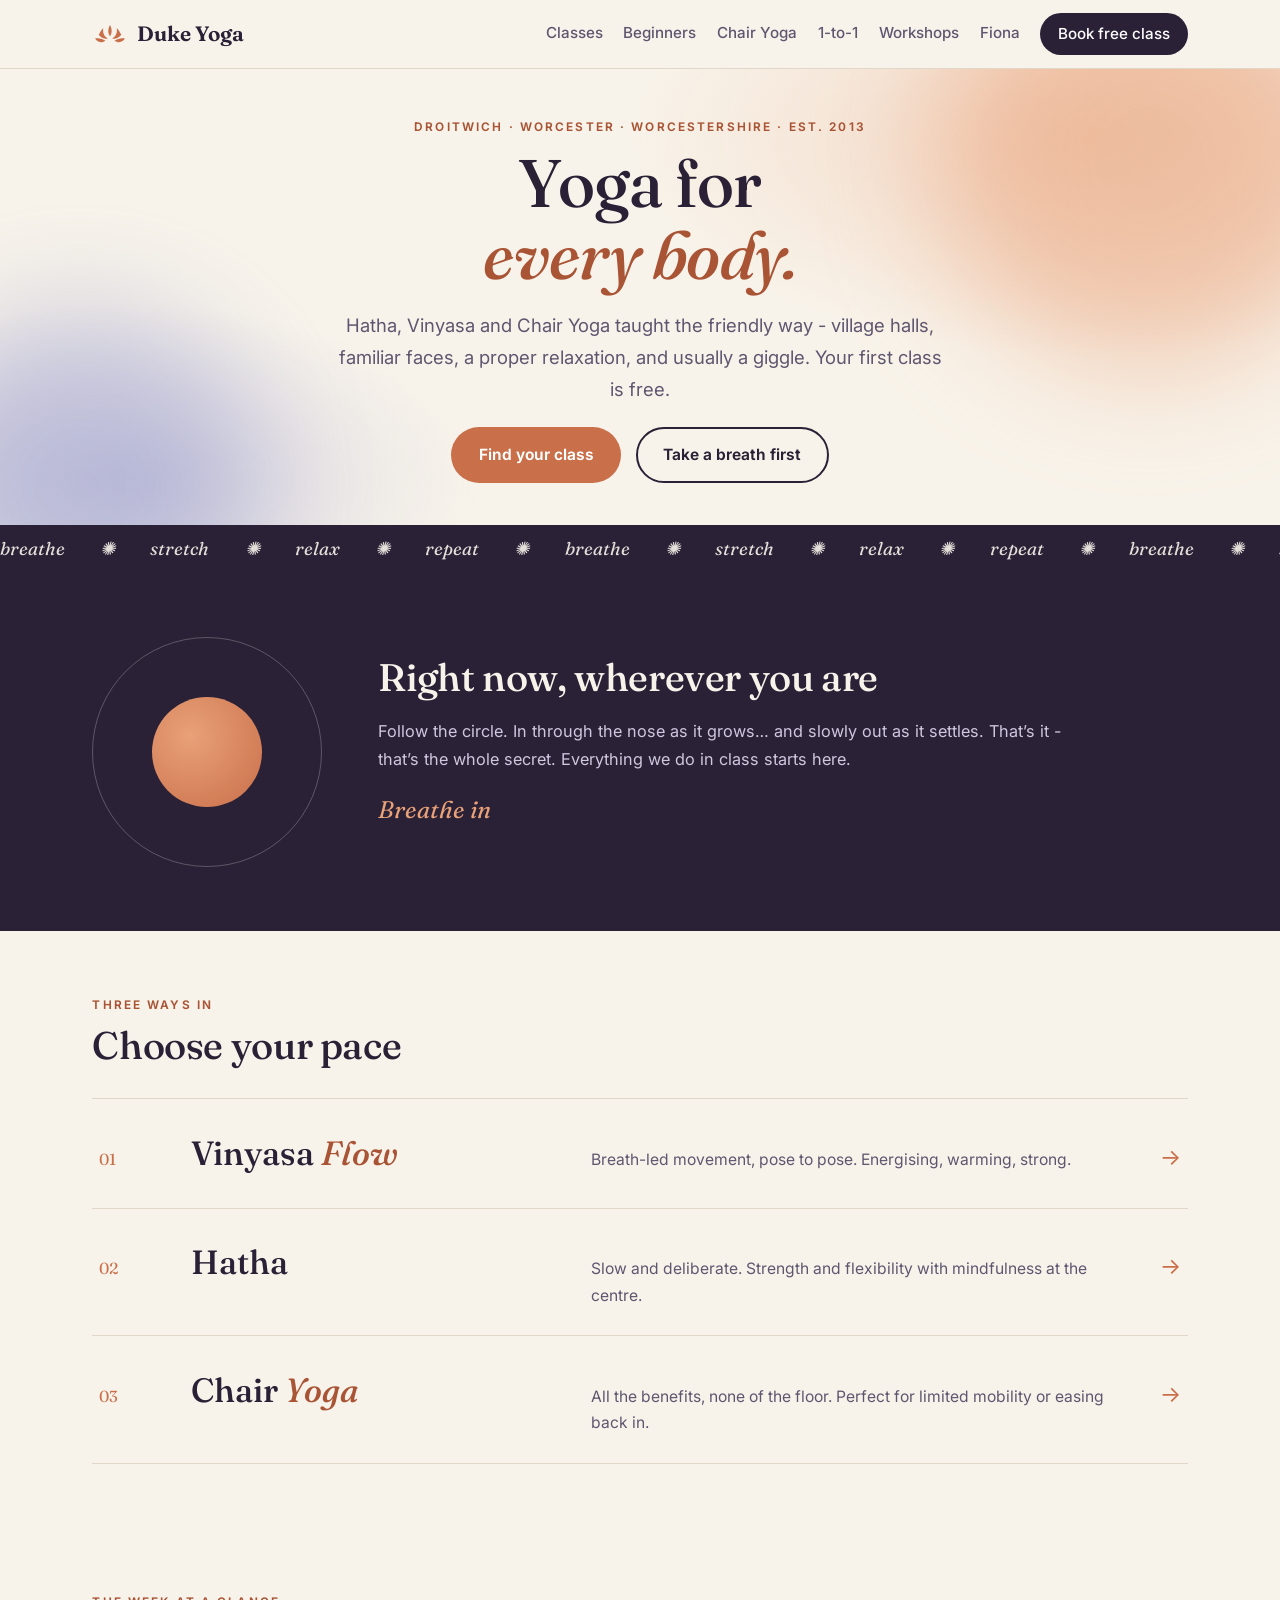
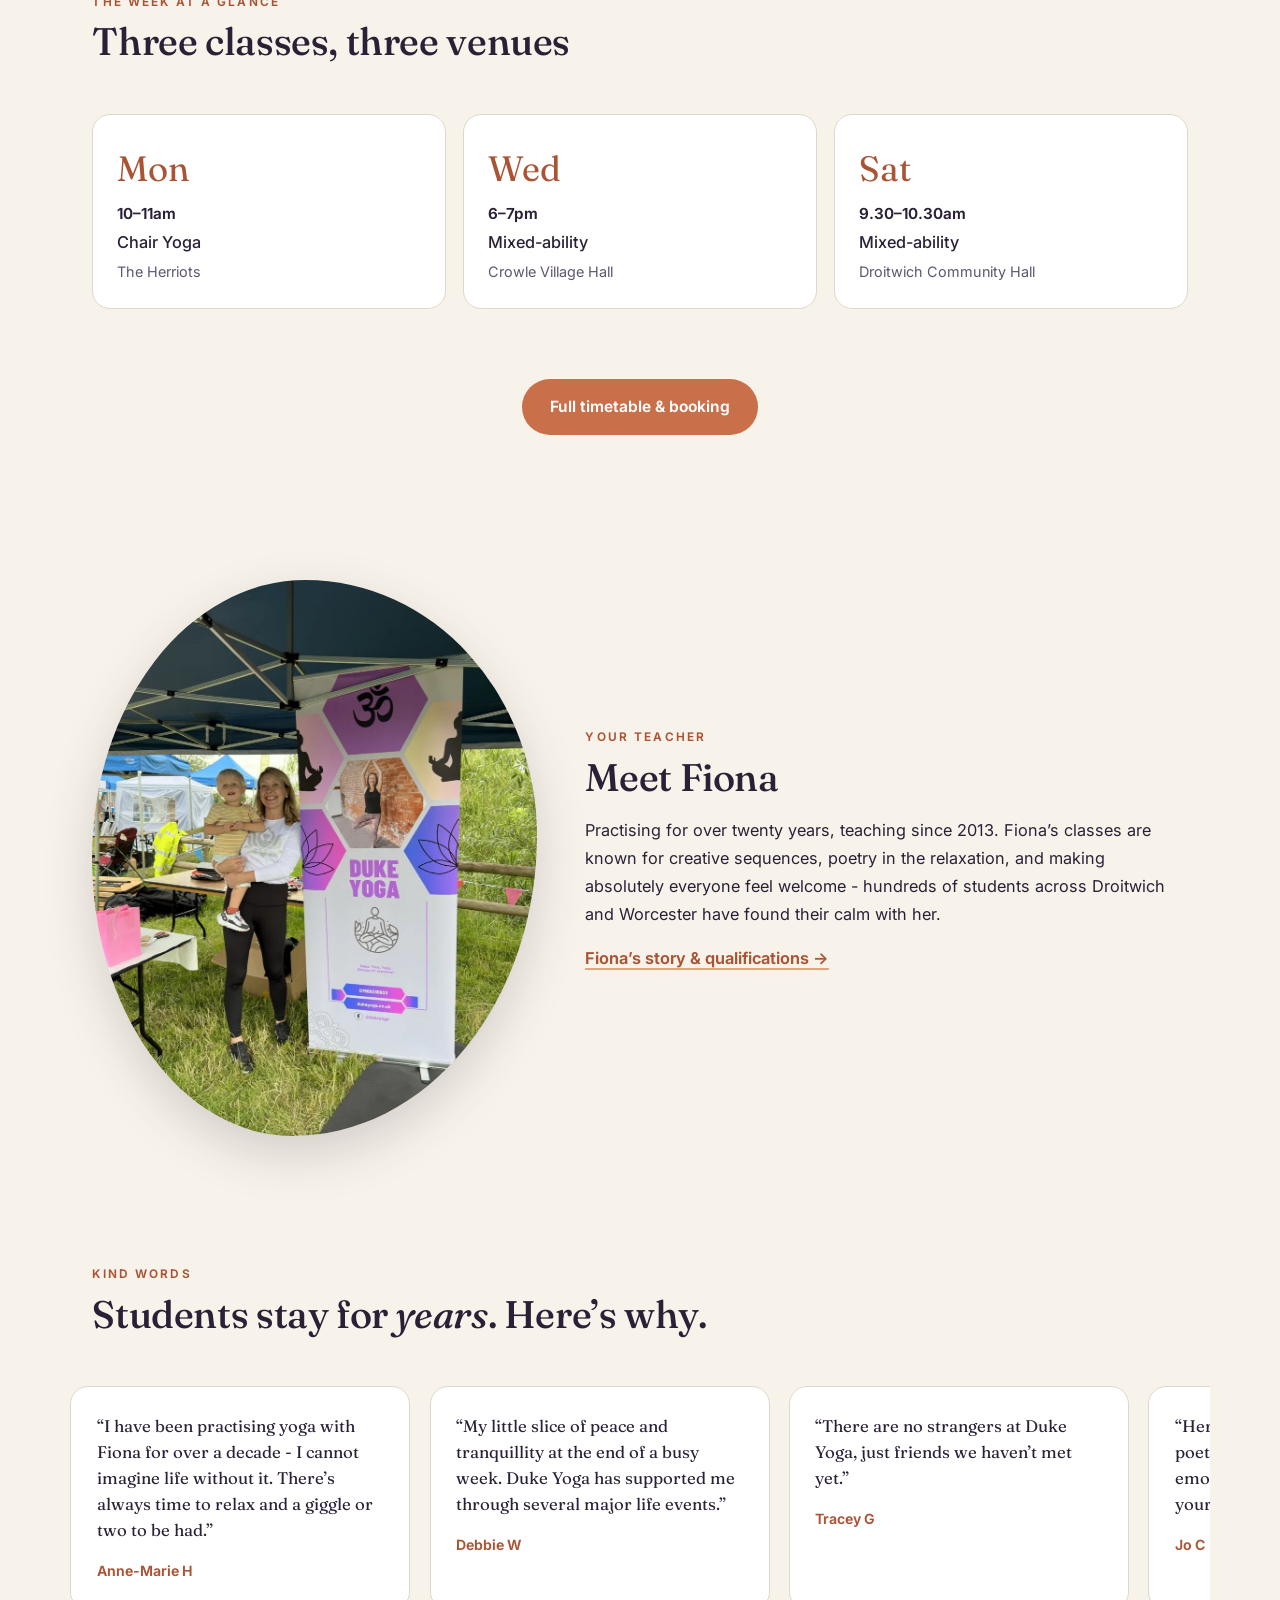
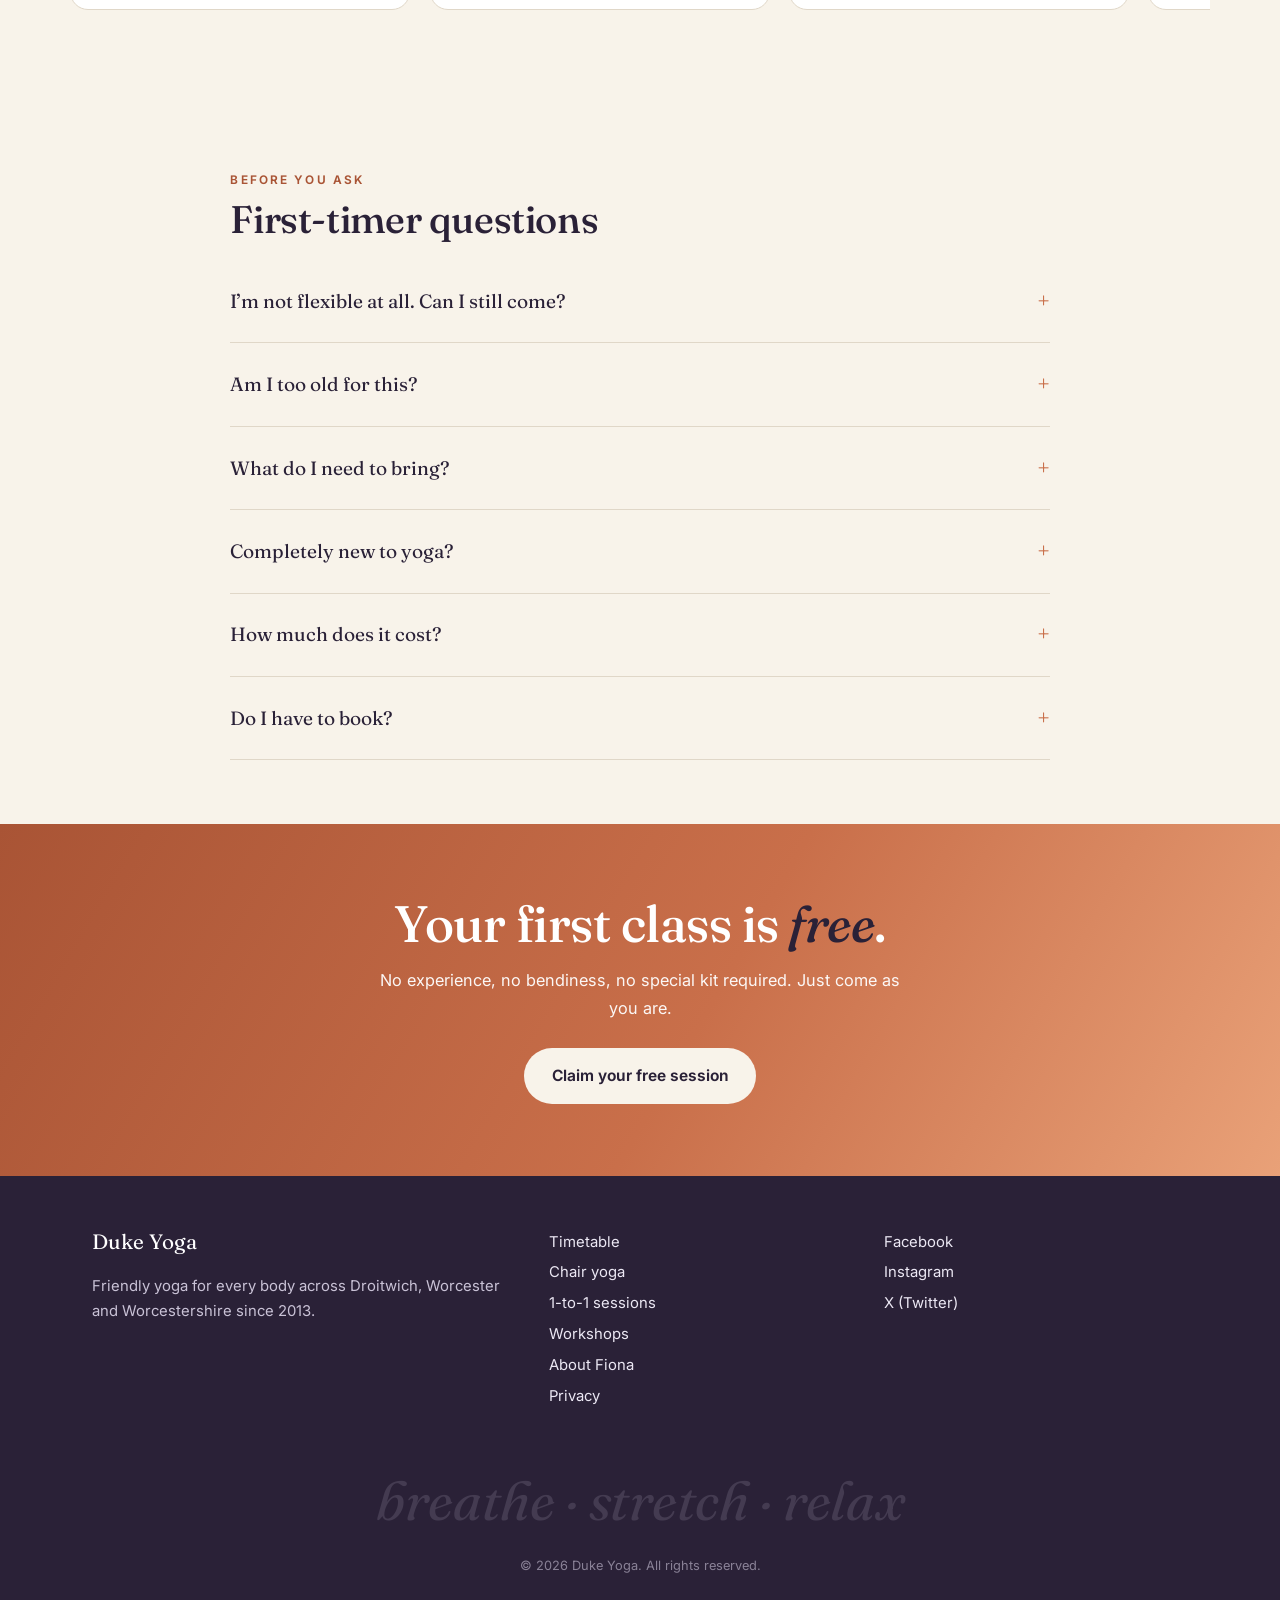
<file: index.html>
<!DOCTYPE html>
<html lang="en-GB">
<head>
 <meta charset="utf-8">
 <meta name="viewport" content="width=device-width, initial-scale=1">
 <title>Yoga Classes in Worcestershire | Droitwich & Worcester | Duke Yoga</title>
 <meta name="description" content="Friendly Hatha, Vinyasa and Chair Yoga in Droitwich, Worcester and across Worcestershire. Every body, every age, every ability - your first class is free.">
 <link rel="canonical" href="https://dukeyoga.co.uk/">
 <meta property="og:site_name" content="Duke Yoga">
 <meta property="og:title" content="Yoga Classes in Worcestershire | Droitwich & Worcester | Duke Yoga">
 <meta property="og:description" content="Friendly Hatha, Vinyasa and Chair Yoga in Droitwich, Worcester and across Worcestershire. Every body, every age, every ability - your first class is free.">
 <meta property="og:url" content="https://dukeyoga.co.uk/">
 <meta property="og:locale" content="en_GB">
 <meta name="theme-color" content="#2a2137">
 <link rel="preconnect" href="https://fonts.googleapis.com">
 <link rel="preconnect" href="https://fonts.gstatic.com" crossorigin>
 <link href="https://fonts.googleapis.com/css2?family=Fraunces:ital,opsz,wght@0,9..144,340;0,9..144,500;0,9..144,640;1,9..144,340&family=Inter:wght@400;500;650&display=swap" rel="stylesheet">
 <link rel="stylesheet" href="css/style.css">
 <noscript><style>.reveal{opacity:1;transform:none}</style></noscript>
 <link rel="icon" href="images/favicon.svg" type="image/svg+xml">
<script type="application/ld+json">
{
 "@context": "https://schema.org",
 "@type": "LocalBusiness",
 "name": "Duke Yoga",
 "url": "https://dukeyoga.co.uk/",
 "description": "Friendly Hatha, Vinyasa and Chair Yoga classes in Droitwich, Worcester and Crowle, Worcestershire. First session free.",
 "founder": {"@type": "Person", "name": "Fiona Whitehead"},
 "foundingDate": "2013",
 "areaServed": [
  {"@type": "Place", "name": "Droitwich Spa"},
  {"@type": "Place", "name": "Worcester"},
  {"@type": "Place", "name": "Crowle, Worcestershire"},
  {"@type": "Place", "name": "Worcestershire"}
 ],
 "sameAs": [
  "https://www.facebook.com/DukeYoga/",
  "https://www.instagram.com/dukeyoga/",
  "https://www.x.com/DukeYoga1"
 ],
 "telephone": "+447969336923",
 "priceRange": "££"
}
</script>
</head>
<body>
 <a class="skip" href="#main">Skip to content</a>
 <header class="site-header">
  <div class="wrap header-inner">
   <a class="brand" href="index.html" aria-label="Duke Yoga home">
    <svg class="lotus" viewBox="0 0 48 32" aria-hidden="true"><path d="M24 4c-3 5-3 11 0 15 3-4 3-10 0-15Zm-9 4c-1 6 1 11 6 14-4 1-9-1-12-5 2-4 4-7 6-9Zm18 0c2 2 4 5 6 9-3 4-8 6-12 5 5-3 7-8 6-14ZM4 22c5-1 10 0 14 3-4 3-10 3-14-3Zm40 0c-4 6-10 6-14 3 4-3 9-4 14-3Z"/></svg>
    <span>Duke&nbsp;Yoga</span>
   </a>
   <input type="checkbox" id="nav-toggle" class="nav-toggle" aria-hidden="true">
   <label for="nav-toggle" class="nav-burger" aria-label="Open menu"><span></span><span></span><span></span></label>
   <nav class="site-nav" aria-label="Main">
      <a href="yoga-classes.html">Classes</a>
      <a href="beginners.html">Beginners</a>
      <a href="chair-yoga.html">Chair Yoga</a>
      <a href="private-lessons.html">1-to-1</a>
      <a href="yoga-workshops.html">Workshops</a>
      <a href="about-us.html">Fiona</a>
      <a class="nav-cta" href="contact-us.html">Book free class</a>
   </nav>
  </div>
 </header>
 <main id="main">

  <section class="hero">
   <div class="wrap hero-inner">
    <p class="eyebrow">Droitwich &middot; Worcester &middot; Worcestershire &middot; est. 2013</p>
    <h1 class="display">Yoga for<br><em>every body.</em></h1>
    <p class="lede">Hatha, Vinyasa and Chair Yoga taught the friendly way - village halls, familiar faces, a proper relaxation, and usually a giggle. Your first class is free.</p>
    <div class="cta-row">
     <a class="btn btn-primary" href="yoga-classes.html">Find your class</a>
     <a class="btn btn-ghost" href="#breathe">Take a breath first</a>
    </div>
   </div>
   <div class="blob blob-a" aria-hidden="true"></div>
   <div class="blob blob-b" aria-hidden="true"></div>
  </section>

  <div class="marquee" aria-hidden="true">
   <div class="marquee-inner">
    <div class="marquee-track">
     <span>breathe</span><span>&#10042;</span><span>stretch</span><span>&#10042;</span><span>relax</span><span>&#10042;</span><span>repeat</span><span>&#10042;</span>
     <span>breathe</span><span>&#10042;</span><span>stretch</span><span>&#10042;</span><span>relax</span><span>&#10042;</span><span>repeat</span><span>&#10042;</span>
     <span>breathe</span><span>&#10042;</span><span>stretch</span><span>&#10042;</span><span>relax</span><span>&#10042;</span><span>repeat</span><span>&#10042;</span>
     <span>breathe</span><span>&#10042;</span><span>stretch</span><span>&#10042;</span><span>relax</span><span>&#10042;</span><span>repeat</span><span>&#10042;</span>
    </div>
    <div class="marquee-track">
     <span>breathe</span><span>&#10042;</span><span>stretch</span><span>&#10042;</span><span>relax</span><span>&#10042;</span><span>repeat</span><span>&#10042;</span>
     <span>breathe</span><span>&#10042;</span><span>stretch</span><span>&#10042;</span><span>relax</span><span>&#10042;</span><span>repeat</span><span>&#10042;</span>
     <span>breathe</span><span>&#10042;</span><span>stretch</span><span>&#10042;</span><span>relax</span><span>&#10042;</span><span>repeat</span><span>&#10042;</span>
     <span>breathe</span><span>&#10042;</span><span>stretch</span><span>&#10042;</span><span>relax</span><span>&#10042;</span><span>repeat</span><span>&#10042;</span>
    </div>
   </div>
  </div>

  <!-- SEASONAL BANNER SLOT - county data shows demand spikes every January (new year) and September
     (back-to-routine). Uncomment and update the line below during those months:
  <div class="marquee" style="background:#a95435"><div class="marquee-inner"><div class="marquee-track"><span>New year, new you - first class free this January</span><span>&#10042;</span><span>New year, new you - first class free this January</span><span>&#10042;</span></div><div class="marquee-track"><span>New year, new you - first class free this January</span><span>&#10042;</span><span>New year, new you - first class free this January</span><span>&#10042;</span></div></div></div>
  -->
  <section class="section breathe" id="breathe">
   <div class="wrap breathe-inner">
    <div class="breath-ring" aria-hidden="true"><div class="breath-core"></div></div>
    <div>
     <h2 class="reveal">Right now, wherever you are</h2>
     <p class="reveal max-prose">Follow the circle. In through the nose as it grows&hellip; and slowly out as it settles. That&rsquo;s it - that&rsquo;s the whole secret. Everything we do in class starts here.</p>
     <p class="breath-word" aria-live="polite">Breathe in</p>
    </div>
   </div>
  </section>

  <section class="section">
   <div class="wrap">
    <p class="eyebrow reveal">Three ways in</p>
    <h2 class="reveal">Choose your pace</h2>
    <div class="style-list">
     <a class="style-row reveal" href="yoga-classes.html">
      <span class="style-num">01</span>
      <span class="style-name">Vinyasa <em>Flow</em></span>
      <span class="style-desc">Breath-led movement, pose to pose. Energising, warming, strong.</span>
      <span class="style-arrow" aria-hidden="true">&rarr;</span>
     </a>
     <a class="style-row reveal" href="yoga-classes.html">
      <span class="style-num">02</span>
      <span class="style-name">Hatha</span>
      <span class="style-desc">Slow and deliberate. Strength and flexibility with mindfulness at the centre.</span>
      <span class="style-arrow" aria-hidden="true">&rarr;</span>
     </a>
     <a class="style-row reveal" href="chair-yoga.html">
      <span class="style-num">03</span>
      <span class="style-name">Chair <em>Yoga</em></span>
      <span class="style-desc">All the benefits, none of the floor. Perfect for limited mobility or easing back in.</span>
      <span class="style-arrow" aria-hidden="true">&rarr;</span>
     </a>
    </div>
   </div>
  </section>

  <section class="section week">
   <div class="wrap">
    <p class="eyebrow reveal">The week at a glance</p>
    <h2 class="reveal">Three classes, three venues</h2>
   </div>
   <div class="week-strip" role="list">
    <a role="listitem" class="day-card" href="chair-yoga.html">
     <span class="day-name">Mon</span>
     <span class="day-time">10&ndash;11am</span>
     <span class="day-what">Chair Yoga</span>
     <span class="day-where">The Herriots</span>
    </a>
    <a role="listitem" class="day-card" href="yoga-classes.html">
     <span class="day-name">Wed</span>
     <span class="day-time">6&ndash;7pm</span>
     <span class="day-what">Mixed-ability</span>
     <span class="day-where">Crowle Village Hall</span>
    </a>
    <a role="listitem" class="day-card" href="yoga-classes.html">
     <span class="day-name">Sat</span>
     <span class="day-time">9.30&ndash;10.30am</span>
     <span class="day-what">Mixed-ability</span>
     <span class="day-where">Droitwich Community Hall</span>
    </a>
   </div>
   <p class="center"><a class="btn btn-primary" href="yoga-classes.html">Full timetable &amp; booking</a></p>
  </section>

  <section class="section fiona">
   <div class="wrap split">
    <figure class="media-blob reveal">
     <img src="images/fiona-event.jpg" alt="Fiona beside the Duke Yoga banner at a community event" loading="lazy" onerror="this.closest('figure').classList.add('placeholder')">
     <figcaption class="placeholder-note" aria-hidden="true">Fiona&rsquo;s photo goes here</figcaption>
    </figure>
    <div>
     <p class="eyebrow reveal">Your teacher</p>
     <h2 class="reveal">Meet Fiona</h2>
     <p class="reveal">Practising for over twenty years, teaching since 2013. Fiona&rsquo;s classes are known for creative sequences, poetry in the relaxation, and making absolutely everyone feel welcome - hundreds of students across Droitwich and Worcester have found their calm with her.</p>
     <p class="reveal"><a class="text-link" href="about-us.html">Fiona&rsquo;s story &amp; qualifications &rarr;</a></p>
    </div>
   </div>
  </section>

  <section class="section proof">
   <div class="wrap">
    <p class="eyebrow reveal">Kind words</p>
    <h2 class="reveal">Students stay for <em>years</em>. Here&rsquo;s why.</h2>
   </div>
   <div class="quote-strip">
    <blockquote class="quote-card"><p>&ldquo;I have been practising yoga with Fiona for over a decade - I cannot imagine life without it. There&rsquo;s always time to relax and a giggle or two to be had.&rdquo;</p><cite>Anne-Marie H</cite></blockquote>
    <blockquote class="quote-card"><p>&ldquo;My little slice of peace and tranquillity at the end of a busy week. Duke Yoga has supported me through several major life events.&rdquo;</p><cite>Debbie W</cite></blockquote>
    <blockquote class="quote-card"><p>&ldquo;There are no strangers at Duke Yoga, just friends we haven&rsquo;t met yet.&rdquo;</p><cite>Tracey G</cite></blockquote>
    <blockquote class="quote-card"><p>&ldquo;Her relaxation often includes poetry and is guaranteed to lift your emotional well-being as much as your physical.&rdquo;</p><cite>Jo C</cite></blockquote>
    <blockquote class="quote-card"><p>&ldquo;I gave it a try six years ago, and I&rsquo;m still here!&rdquo;</p><cite>Clare M</cite></blockquote>
    <blockquote class="quote-card"><p>&ldquo;No matter how you&rsquo;re feeling, you always leave happier.&rdquo;</p><cite>Sara R</cite></blockquote>
   </div>
  </section>

  <section class="section faq-section">
   <div class="wrap max-prose-wide">
    <p class="eyebrow reveal">Before you ask</p>
    <h2 class="reveal">First-timer questions</h2>
    <details class="faq reveal">
     <summary>I&rsquo;m not flexible at all. Can I still come?</summary>
     <p>That&rsquo;s exactly why you come - flexibility is the result of yoga, not the entry requirement. Every pose is adapted to the body it&rsquo;s in.</p>
    </details>
    <details class="faq reveal">
     <summary>Am I too old for this?</summary>
     <p>No. Classes span every age and ability, and the Monday chair yoga class means even limited mobility isn&rsquo;t a barrier. Everyone is welcome, no exceptions.</p>
    </details>
    <details class="faq reveal">
     <summary>What do I need to bring?</summary>
     <p>Comfy clothes you can move in, water, and a blanket for relaxation. Bring a mat if you have one - spares are available. For chair yoga, just bring yourself.</p>
    </details>
    <details class="faq reveal">
     <summary>Completely new to yoga?</summary>
     <p>Start here: <a href="beginners.html">our beginners page</a> covers your first class, what it costs, and which class to pick.</p>
    </details>
    <details class="faq reveal">
     <summary>How much does it cost?</summary>
     <p>Your first session is completely free. After that it&rsquo;s &pound;8 a class - or &pound;30 for a block of four (&pound;7.50 each), and the block dates don&rsquo;t have to be consecutive.</p>
    </details>
    <details class="faq reveal">
     <summary>Do I have to book?</summary>
     <p>It helps! <a href="contact-us.html">Drop Fiona a line</a> or message on <a href="https://www.facebook.com/DukeYoga/" rel="noopener">Facebook</a> and she&rsquo;ll save you a spot.</p>
    </details>
   </div>
  </section>

 </main>
 <section class="cta-band">
  <div class="wrap">
   <h2 class="cta-title">Your first class is <em>free</em>.</h2>
   <p>No experience, no bendiness, no special kit required. Just come as you are.</p>
   <a class="btn btn-light" href="contact-us.html">Claim your free session</a>
  </div>
 </section>
 <footer class="site-footer">
  <div class="wrap footer-grid">
   <div>
    <p class="footer-brand">Duke Yoga</p>
    <p>Friendly yoga for every body across Droitwich, Worcester and Worcestershire since 2013.</p>
   </div>
   <nav aria-label="Footer">
    <a href="yoga-classes.html">Timetable</a>
    <a href="chair-yoga.html">Chair yoga</a>
    <a href="private-lessons.html">1-to-1 sessions</a>
    <a href="yoga-workshops.html">Workshops</a>
    <a href="about-us.html">About Fiona</a>
    <a href="privacy-policy.html">Privacy</a>
   </nav>
   <div class="socials">
    <a href="https://www.facebook.com/DukeYoga/" rel="noopener">Facebook</a>
    <a href="https://www.instagram.com/dukeyoga/" rel="noopener">Instagram</a>
    <a href="https://www.x.com/DukeYoga1" rel="noopener">X&nbsp;(Twitter)</a>
   </div>
  </div>
  <p class="wrap big-wordmark" aria-hidden="true">breathe &middot; stretch &middot; relax</p>
  <p class="wrap copyright">&copy; 2026 Duke Yoga. All rights reserved.</p>
 </footer>
 <a class="sticky-cta" href="contact-us.html">First class free - book now</a>
<script>
(function(){
 // reveal on scroll
 var reduce = window.matchMedia('(prefers-reduced-motion: reduce)').matches;
 if(!reduce && 'IntersectionObserver' in window){
  var io = new IntersectionObserver(function(es){
   es.forEach(function(e){ if(e.isIntersecting){ e.target.classList.add('in'); io.unobserve(e.target);} });
  },{threshold:.12});
  document.querySelectorAll('.reveal').forEach(function(el){ io.observe(el); });
 } else {
  document.querySelectorAll('.reveal').forEach(function(el){ el.classList.add('in'); });
 }
 // breathing guide
 var word = document.querySelector('.breath-word');
 if(word && !reduce){
  var phases = [['Breathe in',4000],['Hold',2000],['Breathe out',6000]];
  var i = 0;
  (function next(){
   word.textContent = phases[i][0];
   word.classList.remove('fade'); void word.offsetWidth; word.classList.add('fade');
   setTimeout(function(){ i=(i+1)%phases.length; next(); }, phases[i][1]);
  })();
 }
})();
</script>
</body>
</html>
</file>
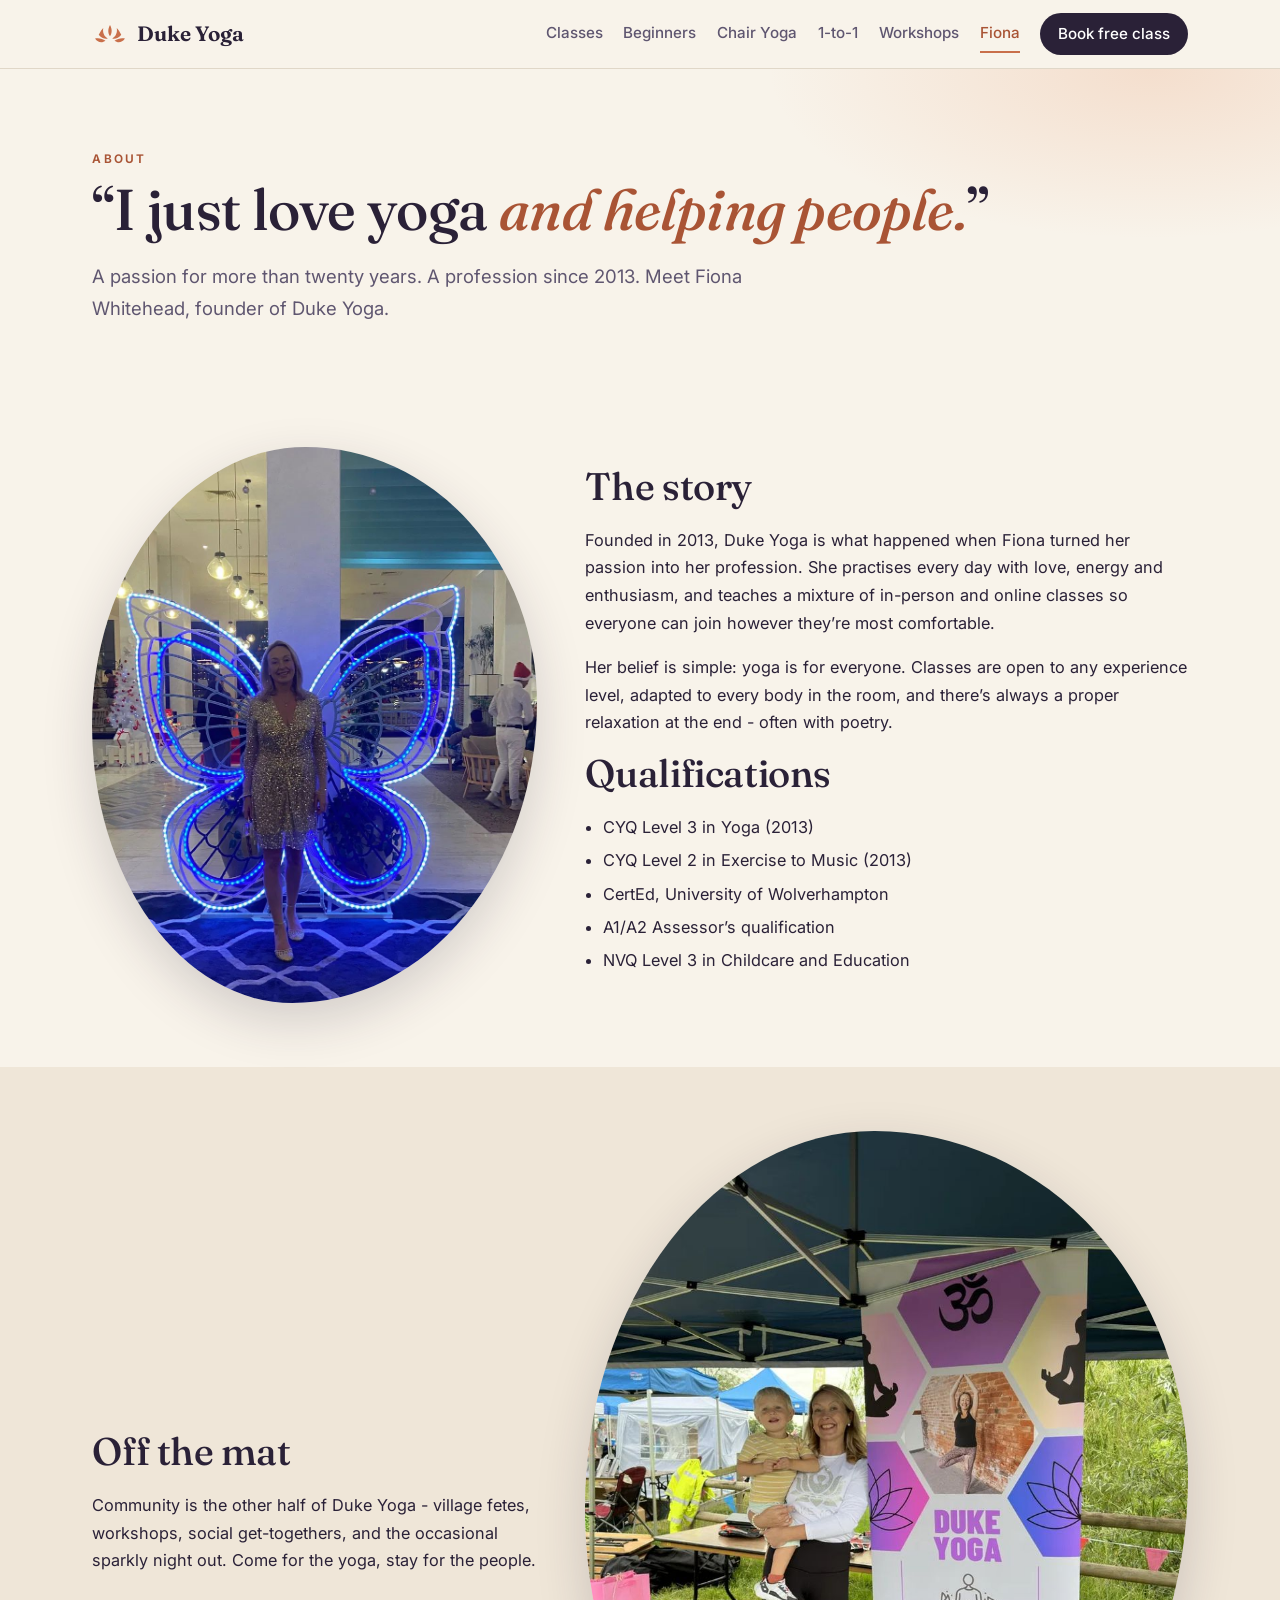
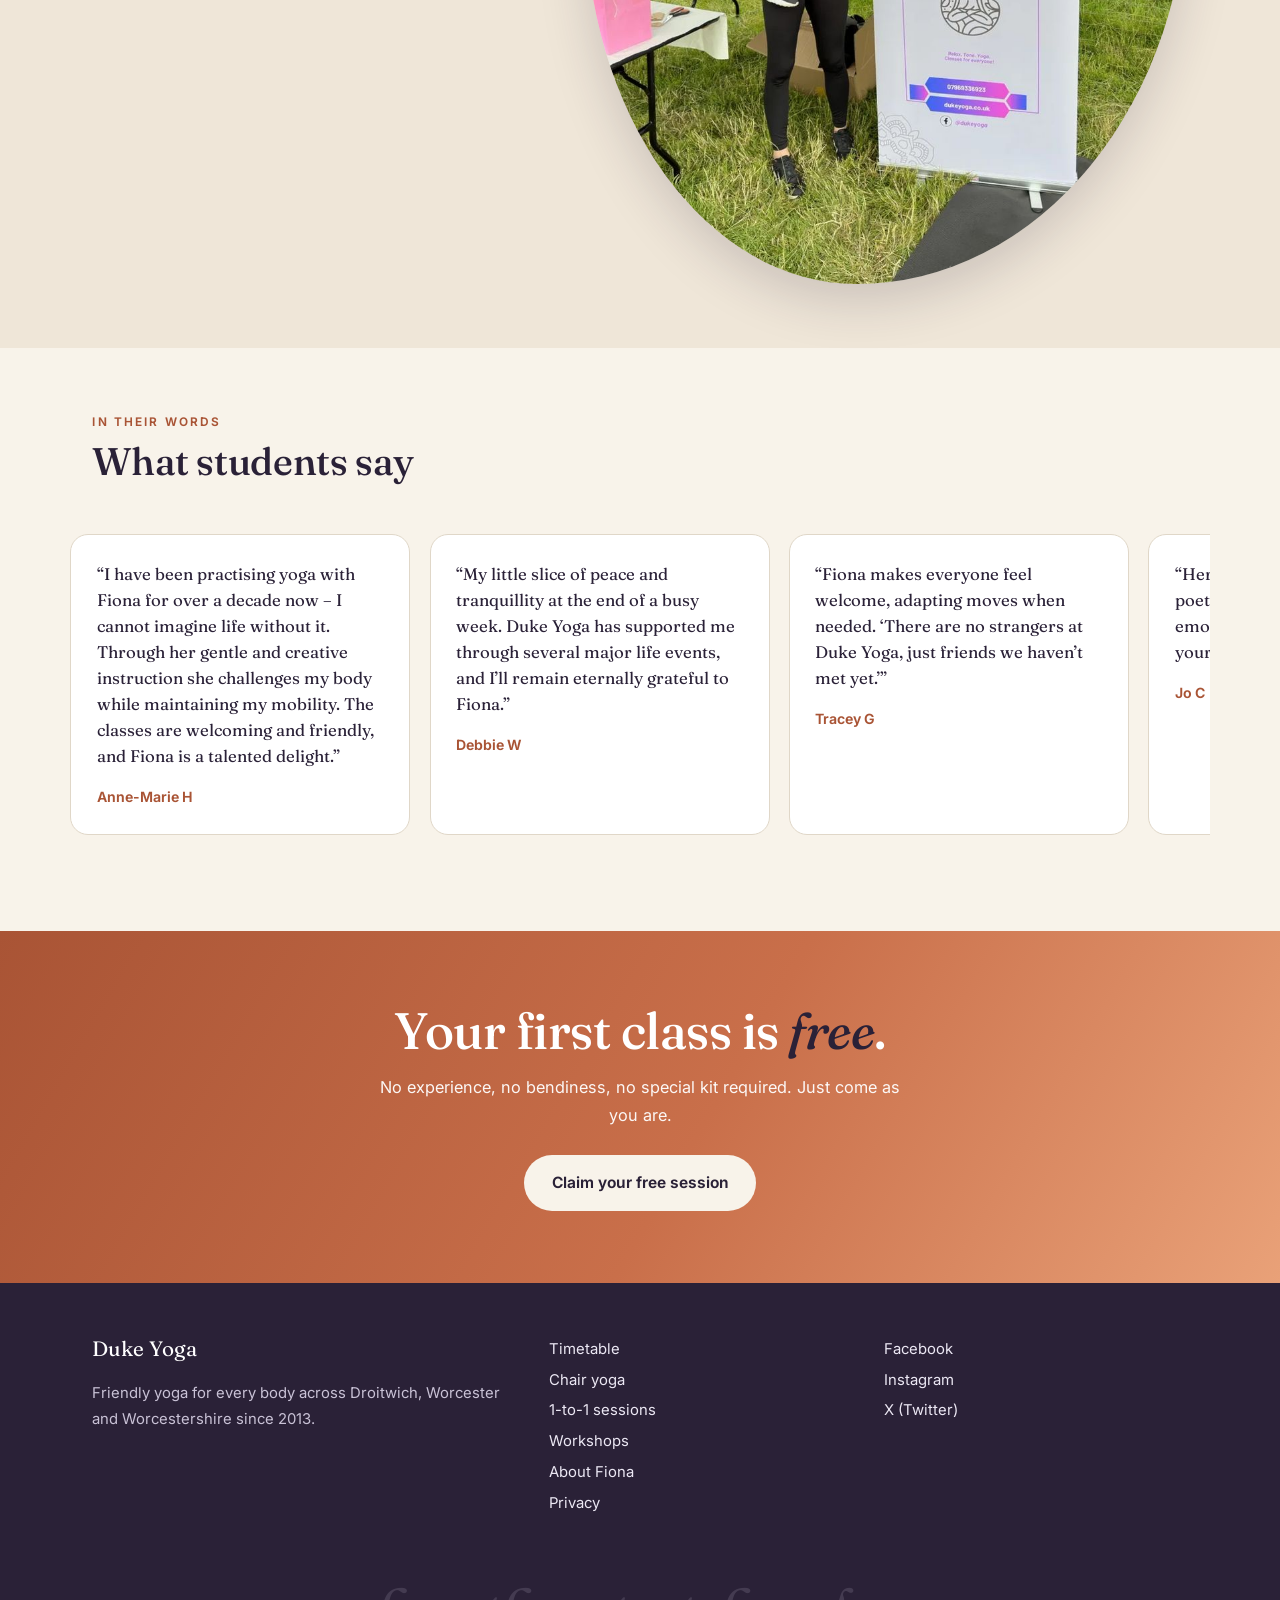
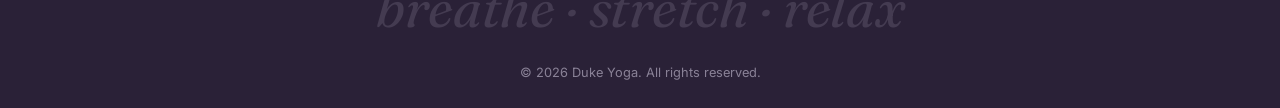
<file: about-us.html>
<!DOCTYPE html>
<html lang="en-GB">
<head>
 <meta charset="utf-8">
 <meta name="viewport" content="width=device-width, initial-scale=1">
 <title>About Fiona | Yoga Teacher in Droitwich & Worcester | Duke Yoga</title>
 <meta name="description" content="Meet Fiona, founder of Duke Yoga: 20+ years of practice, teaching friendly, inclusive yoga across Worcestershire since 2013. Read what her students say.">
 <link rel="canonical" href="https://dukeyoga.co.uk/about-us">
 <meta property="og:site_name" content="Duke Yoga">
 <meta property="og:title" content="About Fiona | Yoga Teacher in Droitwich & Worcester | Duke Yoga">
 <meta property="og:description" content="Meet Fiona, founder of Duke Yoga: 20+ years of practice, teaching friendly, inclusive yoga across Worcestershire since 2013. Read what her students say.">
 <meta property="og:url" content="https://dukeyoga.co.uk/about-us">
 <meta property="og:locale" content="en_GB">
 <meta name="theme-color" content="#2a2137">
 <link rel="preconnect" href="https://fonts.googleapis.com">
 <link rel="preconnect" href="https://fonts.gstatic.com" crossorigin>
 <link href="https://fonts.googleapis.com/css2?family=Fraunces:ital,opsz,wght@0,9..144,340;0,9..144,500;0,9..144,640;1,9..144,340&family=Inter:wght@400;500;650&display=swap" rel="stylesheet">
 <link rel="stylesheet" href="css/style.css">
 <noscript><style>.reveal{opacity:1;transform:none}</style></noscript>
 <link rel="icon" href="images/favicon.svg" type="image/svg+xml">
<script type="application/ld+json">
{
 "@context": "https://schema.org",
 "@type": "LocalBusiness",
 "name": "Duke Yoga",
 "url": "https://dukeyoga.co.uk/",
 "description": "Friendly Hatha, Vinyasa and Chair Yoga classes in Droitwich, Worcester and Crowle, Worcestershire. First session free.",
 "founder": {"@type": "Person", "name": "Fiona Whitehead"},
 "foundingDate": "2013",
 "areaServed": [
  {"@type": "Place", "name": "Droitwich Spa"},
  {"@type": "Place", "name": "Worcester"},
  {"@type": "Place", "name": "Crowle, Worcestershire"},
  {"@type": "Place", "name": "Worcestershire"}
 ],
 "sameAs": [
  "https://www.facebook.com/DukeYoga/",
  "https://www.instagram.com/dukeyoga/",
  "https://www.x.com/DukeYoga1"
 ],
 "telephone": "+447969336923",
 "priceRange": "££"
}
</script>
</head>
<body>
 <a class="skip" href="#main">Skip to content</a>
 <header class="site-header">
  <div class="wrap header-inner">
   <a class="brand" href="index.html" aria-label="Duke Yoga home">
    <svg class="lotus" viewBox="0 0 48 32" aria-hidden="true"><path d="M24 4c-3 5-3 11 0 15 3-4 3-10 0-15Zm-9 4c-1 6 1 11 6 14-4 1-9-1-12-5 2-4 4-7 6-9Zm18 0c2 2 4 5 6 9-3 4-8 6-12 5 5-3 7-8 6-14ZM4 22c5-1 10 0 14 3-4 3-10 3-14-3Zm40 0c-4 6-10 6-14 3 4-3 9-4 14-3Z"/></svg>
    <span>Duke&nbsp;Yoga</span>
   </a>
   <input type="checkbox" id="nav-toggle" class="nav-toggle" aria-hidden="true">
   <label for="nav-toggle" class="nav-burger" aria-label="Open menu"><span></span><span></span><span></span></label>
   <nav class="site-nav" aria-label="Main">
      <a href="yoga-classes.html">Classes</a>
      <a href="beginners.html">Beginners</a>
      <a href="chair-yoga.html">Chair Yoga</a>
      <a href="private-lessons.html">1-to-1</a>
      <a href="yoga-workshops.html">Workshops</a>
      <a href="about-us.html" class="active">Fiona</a>
      <a class="nav-cta" href="contact-us.html">Book free class</a>
   </nav>
  </div>
 </header>
 <main id="main">

  <section class="page-hero">
   <div class="wrap">
    <p class="eyebrow">About</p>
    <h1 class="display-sm">&ldquo;I just love yoga <em>and helping people.</em>&rdquo;</h1>
    <p class="lede max-prose">A passion for more than twenty years. A profession since 2013. Meet Fiona Whitehead, founder of Duke Yoga.</p>
   </div>
  </section>

  <section class="section">
   <div class="wrap split">
    <figure class="media-blob reveal">
     <img src="images/fiona-portrait.jpg" alt="Fiona Whitehead, founder of Duke Yoga" loading="lazy" onerror="this.closest('figure').classList.add('placeholder')">
     <figcaption class="placeholder-note" aria-hidden="true">Fiona&rsquo;s photo goes here</figcaption>
    </figure>
    <div>
     <h2 class="reveal">The story</h2>
     <p class="reveal">Founded in 2013, Duke Yoga is what happened when Fiona turned her passion into her profession. She practises every day with love, energy and enthusiasm, and teaches a mixture of in-person and online classes so everyone can join however they&rsquo;re most comfortable.</p>
     <p class="reveal">Her belief is simple: yoga is for everyone. Classes are open to any experience level, adapted to every body in the room, and there&rsquo;s always a proper relaxation at the end - often with poetry.</p>
     <h2 class="reveal">Qualifications</h2>
     <ul class="cred-list reveal">
      <li>CYQ Level 3 in Yoga (2013)</li>
      <li>CYQ Level 2 in Exercise to Music (2013)</li>
      <li>CertEd, University of Wolverhampton</li>
      <li>A1/A2 Assessor&rsquo;s qualification</li>
      <li>NVQ Level 3 in Childcare and Education</li>
     </ul>
    </div>
   </div>
  </section>

  <section class="section tinted">
   <div class="wrap split">
    <div>
     <h2 class="reveal">Off the mat</h2>
     <p class="reveal max-prose">Community is the other half of Duke Yoga - village fetes, workshops, social get-togethers, and the occasional sparkly night out. Come for the yoga, stay for the people.</p>
    </div>
    <figure class="media-blob reveal">
     <img src="images/fiona-butterfly.jpg" alt="Fiona smiling at a festive event in front of an illuminated butterfly" loading="lazy" onerror="this.closest('figure').classList.add('placeholder')">
     <figcaption class="placeholder-note" aria-hidden="true">Photo</figcaption>
    </figure>
   </div>
  </section>

  <section class="section proof" id="reviews">
   <div class="wrap">
    <p class="eyebrow reveal">In their words</p>
    <h2 class="reveal">What students say</h2>
   </div>
   <div class="quote-strip">
    <blockquote class="quote-card"><p>&ldquo;I have been practising yoga with Fiona for over a decade now &ndash; I cannot imagine life without it. Through her gentle and creative instruction she challenges my body while maintaining my mobility. The classes are welcoming and friendly, and Fiona is a talented delight.&rdquo;</p><cite>Anne-Marie H</cite></blockquote>
    <blockquote class="quote-card"><p>&ldquo;My little slice of peace and tranquillity at the end of a busy week. Duke Yoga has supported me through several major life events, and I&rsquo;ll remain eternally grateful to Fiona.&rdquo;</p><cite>Debbie W</cite></blockquote>
    <blockquote class="quote-card"><p>&ldquo;Fiona makes everyone feel welcome, adapting moves when needed. &lsquo;There are no strangers at Duke Yoga, just friends we haven&rsquo;t met yet.&rsquo;&rdquo;</p><cite>Tracey G</cite></blockquote>
    <blockquote class="quote-card"><p>&ldquo;Her relaxation often includes poetry and is guaranteed to lift your emotional well-being as much as your physical. I love these classes!&rdquo;</p><cite>Jo C</cite></blockquote>
    <blockquote class="quote-card"><p>&ldquo;Whether you&rsquo;re a beginner or experienced, you&rsquo;ll be warmly welcomed. I gave it a try six years ago, and I&rsquo;m still here!&rdquo;</p><cite>Clare M</cite></blockquote>
    <blockquote class="quote-card"><p>&ldquo;She engages with the group in such a lovely way that no matter how you&rsquo;re feeling, you always leave happier.&rdquo;</p><cite>Sara R</cite></blockquote>
   </div>
  </section>

 </main>
 <section class="cta-band">
  <div class="wrap">
   <h2 class="cta-title">Your first class is <em>free</em>.</h2>
   <p>No experience, no bendiness, no special kit required. Just come as you are.</p>
   <a class="btn btn-light" href="contact-us.html">Claim your free session</a>
  </div>
 </section>
 <footer class="site-footer">
  <div class="wrap footer-grid">
   <div>
    <p class="footer-brand">Duke Yoga</p>
    <p>Friendly yoga for every body across Droitwich, Worcester and Worcestershire since 2013.</p>
   </div>
   <nav aria-label="Footer">
    <a href="yoga-classes.html">Timetable</a>
    <a href="chair-yoga.html">Chair yoga</a>
    <a href="private-lessons.html">1-to-1 sessions</a>
    <a href="yoga-workshops.html">Workshops</a>
    <a href="about-us.html">About Fiona</a>
    <a href="privacy-policy.html">Privacy</a>
   </nav>
   <div class="socials">
    <a href="https://www.facebook.com/DukeYoga/" rel="noopener">Facebook</a>
    <a href="https://www.instagram.com/dukeyoga/" rel="noopener">Instagram</a>
    <a href="https://www.x.com/DukeYoga1" rel="noopener">X&nbsp;(Twitter)</a>
   </div>
  </div>
  <p class="wrap big-wordmark" aria-hidden="true">breathe &middot; stretch &middot; relax</p>
  <p class="wrap copyright">&copy; 2026 Duke Yoga. All rights reserved.</p>
 </footer>
 <a class="sticky-cta" href="contact-us.html">First class free - book now</a>
<script>
(function(){
 // reveal on scroll
 var reduce = window.matchMedia('(prefers-reduced-motion: reduce)').matches;
 if(!reduce && 'IntersectionObserver' in window){
  var io = new IntersectionObserver(function(es){
   es.forEach(function(e){ if(e.isIntersecting){ e.target.classList.add('in'); io.unobserve(e.target);} });
  },{threshold:.12});
  document.querySelectorAll('.reveal').forEach(function(el){ io.observe(el); });
 } else {
  document.querySelectorAll('.reveal').forEach(function(el){ el.classList.add('in'); });
 }
 // breathing guide
 var word = document.querySelector('.breath-word');
 if(word && !reduce){
  var phases = [['Breathe in',4000],['Hold',2000],['Breathe out',6000]];
  var i = 0;
  (function next(){
   word.textContent = phases[i][0];
   word.classList.remove('fade'); void word.offsetWidth; word.classList.add('fade');
   setTimeout(function(){ i=(i+1)%phases.length; next(); }, phases[i][1]);
  })();
 }
})();
</script>
</body>
</html>
</file>
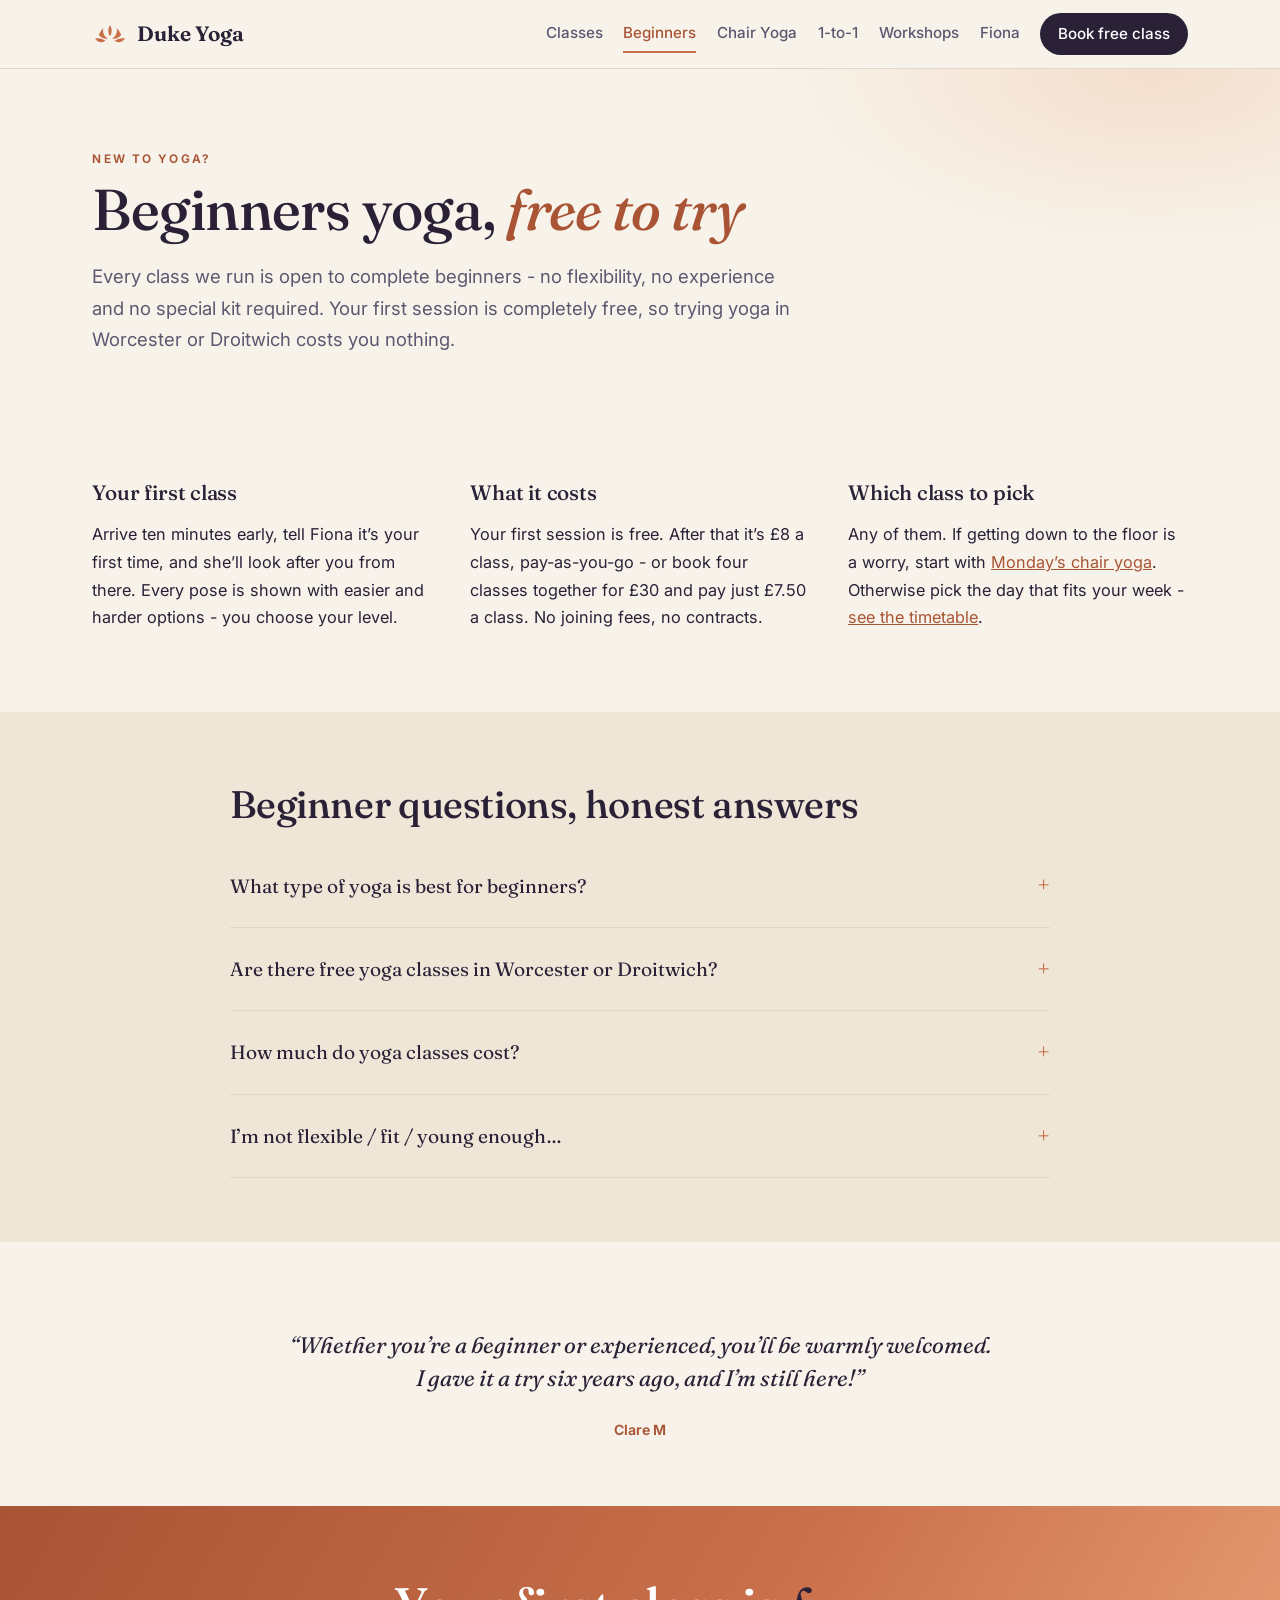
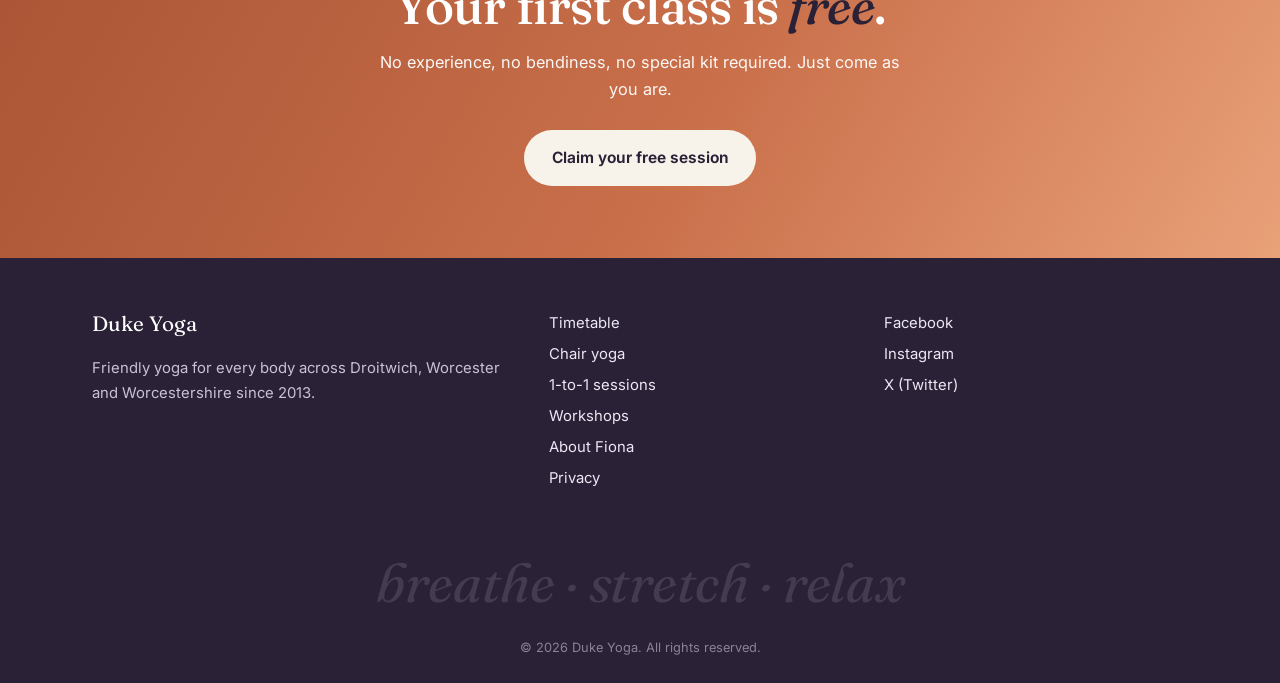
<file: beginners.html>
<!DOCTYPE html>
<html lang="en-GB">
<head>
 <meta charset="utf-8">
 <meta name="viewport" content="width=device-width, initial-scale=1">
 <title>Beginners Yoga in Worcester & Droitwich | First Class Free | Duke Yoga</title>
 <meta name="description" content="Beginner-friendly yoga classes in Worcester, Droitwich and Worcestershire. No flexibility needed, no kit required - and your first class is completely free.">
 <link rel="canonical" href="https://dukeyoga.co.uk/beginners">
 <meta property="og:site_name" content="Duke Yoga">
 <meta property="og:title" content="Beginners Yoga in Worcester & Droitwich | First Class Free | Duke Yoga">
 <meta property="og:description" content="Beginner-friendly yoga classes in Worcester, Droitwich and Worcestershire. No flexibility needed, no kit required - and your first class is completely free.">
 <meta property="og:url" content="https://dukeyoga.co.uk/beginners">
 <meta property="og:locale" content="en_GB">
 <meta name="theme-color" content="#2a2137">
 <link rel="preconnect" href="https://fonts.googleapis.com">
 <link rel="preconnect" href="https://fonts.gstatic.com" crossorigin>
 <link href="https://fonts.googleapis.com/css2?family=Fraunces:ital,opsz,wght@0,9..144,340;0,9..144,500;0,9..144,640;1,9..144,340&family=Inter:wght@400;500;650&display=swap" rel="stylesheet">
 <link rel="stylesheet" href="css/style.css">
 <noscript><style>.reveal{opacity:1;transform:none}</style></noscript>
 <link rel="icon" href="images/favicon.svg" type="image/svg+xml">
<script type="application/ld+json">
{
 "@context": "https://schema.org",
 "@type": "LocalBusiness",
 "name": "Duke Yoga",
 "url": "https://dukeyoga.co.uk/",
 "description": "Friendly Hatha, Vinyasa and Chair Yoga classes in Droitwich, Worcester and Crowle, Worcestershire. First session free.",
 "founder": {"@type": "Person", "name": "Fiona Whitehead"},
 "foundingDate": "2013",
 "areaServed": [
  {"@type": "Place", "name": "Droitwich Spa"},
  {"@type": "Place", "name": "Worcester"},
  {"@type": "Place", "name": "Crowle, Worcestershire"},
  {"@type": "Place", "name": "Worcestershire"}
 ],
 "sameAs": [
  "https://www.facebook.com/DukeYoga/",
  "https://www.instagram.com/dukeyoga/",
  "https://www.x.com/DukeYoga1"
 ],
 "telephone": "+447969336923",
 "priceRange": "££"
}
</script>
</head>
<body>
 <a class="skip" href="#main">Skip to content</a>
 <header class="site-header">
  <div class="wrap header-inner">
   <a class="brand" href="index.html" aria-label="Duke Yoga home">
    <svg class="lotus" viewBox="0 0 48 32" aria-hidden="true"><path d="M24 4c-3 5-3 11 0 15 3-4 3-10 0-15Zm-9 4c-1 6 1 11 6 14-4 1-9-1-12-5 2-4 4-7 6-9Zm18 0c2 2 4 5 6 9-3 4-8 6-12 5 5-3 7-8 6-14ZM4 22c5-1 10 0 14 3-4 3-10 3-14-3Zm40 0c-4 6-10 6-14 3 4-3 9-4 14-3Z"/></svg>
    <span>Duke&nbsp;Yoga</span>
   </a>
   <input type="checkbox" id="nav-toggle" class="nav-toggle" aria-hidden="true">
   <label for="nav-toggle" class="nav-burger" aria-label="Open menu"><span></span><span></span><span></span></label>
   <nav class="site-nav" aria-label="Main">
      <a href="yoga-classes.html">Classes</a>
      <a href="beginners.html" class="active">Beginners</a>
      <a href="chair-yoga.html">Chair Yoga</a>
      <a href="private-lessons.html">1-to-1</a>
      <a href="yoga-workshops.html">Workshops</a>
      <a href="about-us.html">Fiona</a>
      <a class="nav-cta" href="contact-us.html">Book free class</a>
   </nav>
  </div>
 </header>
 <main id="main">

  <section class="page-hero">
   <div class="wrap">
    <p class="eyebrow">New to yoga?</p>
    <h1 class="display-sm">Beginners yoga, <em>free to try</em></h1>
    <p class="lede max-prose">Every class we run is open to complete beginners - no flexibility, no experience and no special kit required. Your first session is completely free, so trying yoga in Worcester or Droitwich costs you nothing.</p>
   </div>
  </section>
  <section class="section">
   <div class="wrap trio">
    <div class="trio-item reveal"><h2>Your first class</h2><p>Arrive ten minutes early, tell Fiona it&rsquo;s your first time, and she&rsquo;ll look after you from there. Every pose is shown with easier and harder options - you choose your level.</p></div>
    <div class="trio-item reveal"><h2>What it costs</h2><p>Your first session is free. After that it&rsquo;s &pound;8 a class, pay-as-you-go - or book four classes together for &pound;30 and pay just &pound;7.50 a class. No joining fees, no contracts.</p></div>
    <div class="trio-item reveal"><h2>Which class to pick</h2><p>Any of them. If getting down to the floor is a worry, start with <a href="chair-yoga.html">Monday&rsquo;s chair yoga</a>. Otherwise pick the day that fits your week - <a href="yoga-classes.html">see the timetable</a>.</p></div>
   </div>
  </section>
  <section class="section tinted">
   <div class="wrap max-prose-wide">
    <h2 class="reveal">Beginner questions, honest answers</h2>
    <details class="faq reveal">
     <summary>What type of yoga is best for beginners?</summary>
     <p>Hatha is the classic starting point: slow, deliberate movement with time to learn each pose. Our mixed-ability classes blend Hatha and gentle Vinyasa, and everything is adapted on the spot - so any class on the timetable works as a first class.</p>
    </details>
    <details class="faq reveal">
     <summary>Are there free yoga classes in Worcester or Droitwich?</summary>
     <p>Your first Duke Yoga session is genuinely free at any of our weekly classes across the Worcester and Droitwich area - no card details, no catch. It&rsquo;s the easiest way to find out if yoga is for you.</p>
    </details>
    <details class="faq reveal">
     <summary>How much do yoga classes cost?</summary>
     <p>&pound;8 a class, pay-as-you-go - or &pound;30 for a block of four (&pound;7.50 a class), and the four dates don&rsquo;t have to be consecutive. Your first session is free, with no joining fees or contracts - cheaper than most studio memberships in the area.</p>
    </details>
    <details class="faq reveal">
     <summary>I&rsquo;m not flexible / fit / young enough&hellip;</summary>
     <p>Flexibility is what yoga builds, not what it requires. Students range across every age and ability, and several started in their 60s and 70s. If mobility is limited, <a href="chair-yoga.html">chair yoga</a> removes the floor entirely.</p>
    </details>
   </div>
  </section>
  <section class="section"><div class="wrap"><blockquote class="mini-quote reveal"><p>&ldquo;Whether you&rsquo;re a beginner or experienced, you&rsquo;ll be warmly welcomed. I gave it a try six years ago, and I&rsquo;m still here!&rdquo;</p><cite>Clare M</cite></blockquote></div></section>
  <script type="application/ld+json">
  {
   "@context": "https://schema.org",
   "@type": "FAQPage",
   "mainEntity": [
    {"@type": "Question", "name": "What type of yoga is best for beginners?", "acceptedAnswer": {"@type": "Answer", "text": "Hatha is the classic starting point: slow, deliberate movement with time to learn each pose. Duke Yoga's mixed-ability classes blend Hatha and gentle Vinyasa, adapted on the spot, so any class on the timetable works as a first class."}},
    {"@type": "Question", "name": "Are there free yoga classes in Worcester or Droitwich?", "acceptedAnswer": {"@type": "Answer", "text": "Your first Duke Yoga session is free at any of the weekly classes across the Worcester and Droitwich area - no card details required."}},
    {"@type": "Question", "name": "How much do yoga classes cost?", "acceptedAnswer": {"@type": "Answer", "text": "Duke Yoga classes cost \u00a38 pay-as-you-go, or \u00a330 for a block of four classes (\u00a37.50 per class, and the dates do not have to be consecutive). The first session is free and there are no joining fees."}},
    {"@type": "Question", "name": "Do I need to be flexible to start yoga?", "acceptedAnswer": {"@type": "Answer", "text": "No. Flexibility is what yoga builds, not what it requires. Duke Yoga students span every age and ability, and chair yoga removes floor work entirely."}}
   ]
  }
  </script>

 </main>
 <section class="cta-band">
  <div class="wrap">
   <h2 class="cta-title">Your first class is <em>free</em>.</h2>
   <p>No experience, no bendiness, no special kit required. Just come as you are.</p>
   <a class="btn btn-light" href="contact-us.html">Claim your free session</a>
  </div>
 </section>
 <footer class="site-footer">
  <div class="wrap footer-grid">
   <div>
    <p class="footer-brand">Duke Yoga</p>
    <p>Friendly yoga for every body across Droitwich, Worcester and Worcestershire since 2013.</p>
   </div>
   <nav aria-label="Footer">
    <a href="yoga-classes.html">Timetable</a>
    <a href="chair-yoga.html">Chair yoga</a>
    <a href="private-lessons.html">1-to-1 sessions</a>
    <a href="yoga-workshops.html">Workshops</a>
    <a href="about-us.html">About Fiona</a>
    <a href="privacy-policy.html">Privacy</a>
   </nav>
   <div class="socials">
    <a href="https://www.facebook.com/DukeYoga/" rel="noopener">Facebook</a>
    <a href="https://www.instagram.com/dukeyoga/" rel="noopener">Instagram</a>
    <a href="https://www.x.com/DukeYoga1" rel="noopener">X&nbsp;(Twitter)</a>
   </div>
  </div>
  <p class="wrap big-wordmark" aria-hidden="true">breathe &middot; stretch &middot; relax</p>
  <p class="wrap copyright">&copy; 2026 Duke Yoga. All rights reserved.</p>
 </footer>
 <a class="sticky-cta" href="contact-us.html">First class free - book now</a>
<script>
(function(){
 // reveal on scroll
 var reduce = window.matchMedia('(prefers-reduced-motion: reduce)').matches;
 if(!reduce && 'IntersectionObserver' in window){
  var io = new IntersectionObserver(function(es){
   es.forEach(function(e){ if(e.isIntersecting){ e.target.classList.add('in'); io.unobserve(e.target);} });
  },{threshold:.12});
  document.querySelectorAll('.reveal').forEach(function(el){ io.observe(el); });
 } else {
  document.querySelectorAll('.reveal').forEach(function(el){ el.classList.add('in'); });
 }
 // breathing guide
 var word = document.querySelector('.breath-word');
 if(word && !reduce){
  var phases = [['Breathe in',4000],['Hold',2000],['Breathe out',6000]];
  var i = 0;
  (function next(){
   word.textContent = phases[i][0];
   word.classList.remove('fade'); void word.offsetWidth; word.classList.add('fade');
   setTimeout(function(){ i=(i+1)%phases.length; next(); }, phases[i][1]);
  })();
 }
})();
</script>
</body>
</html>
</file>
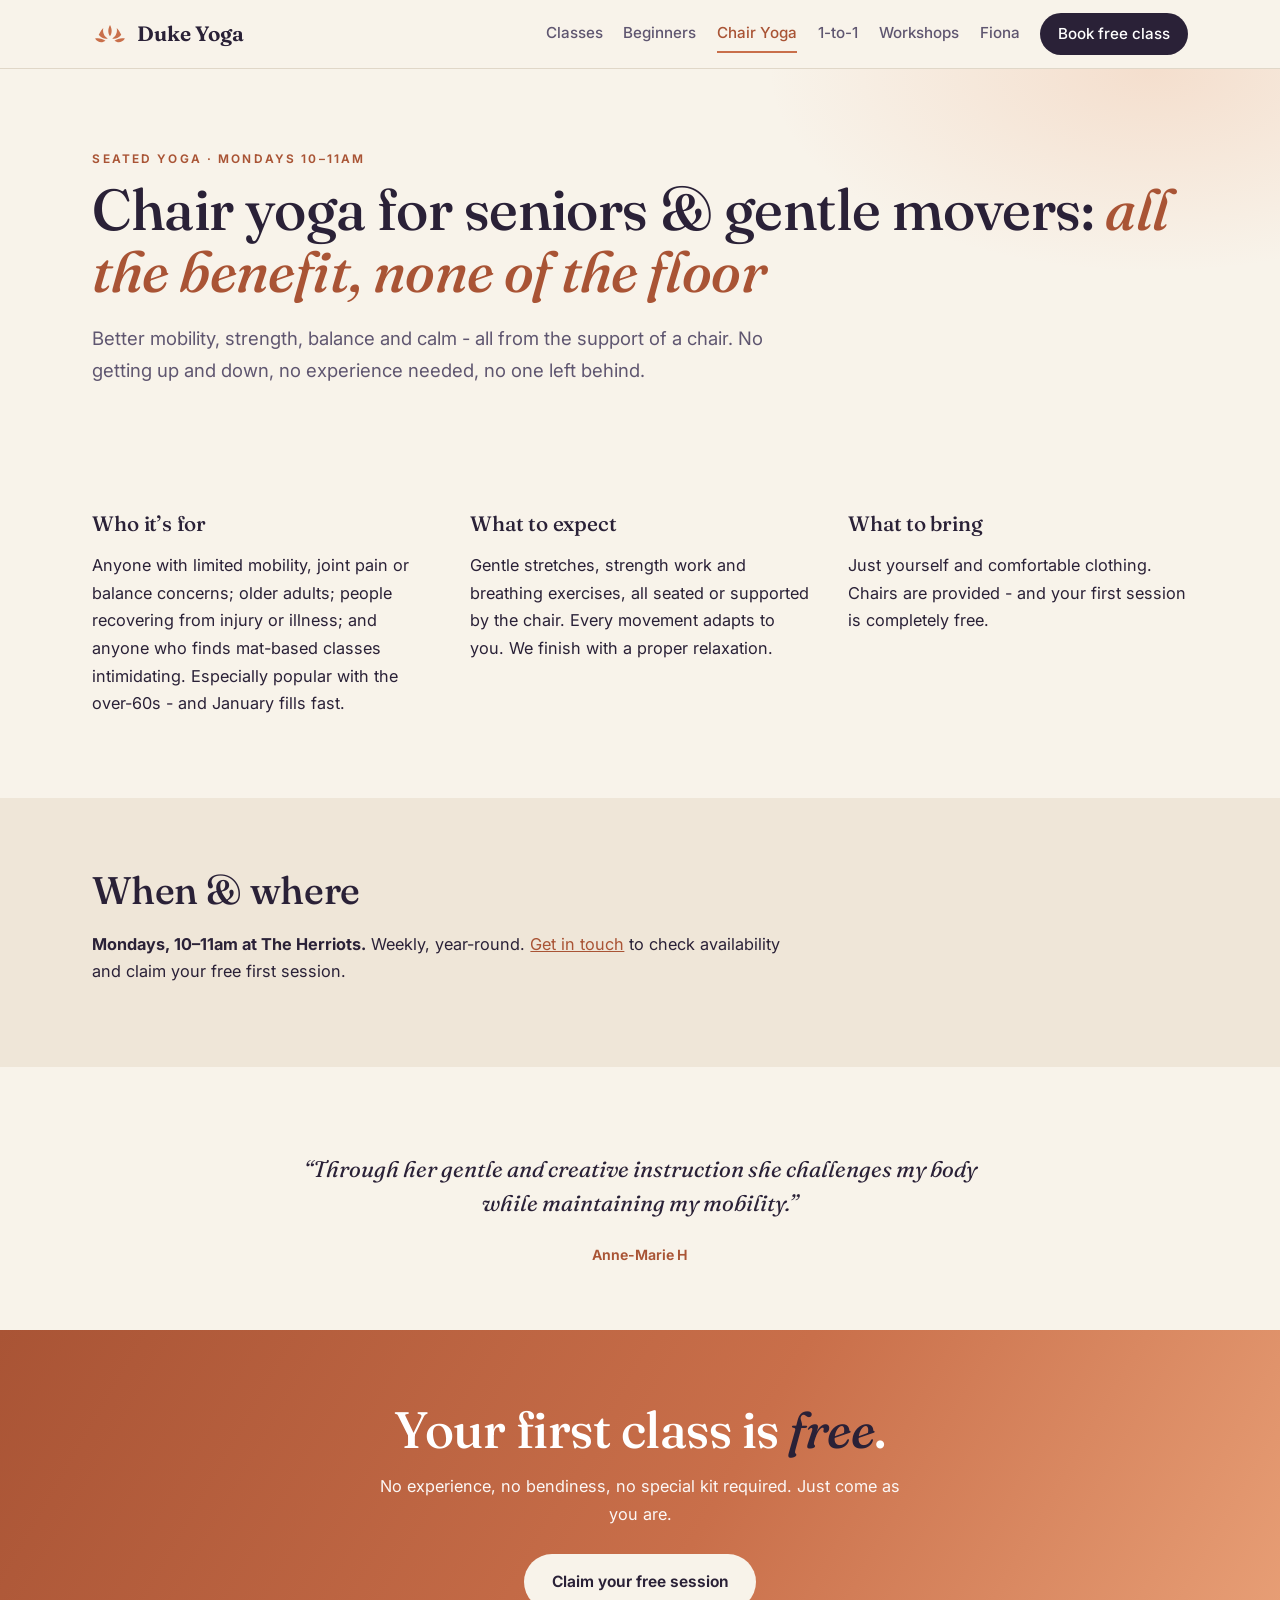
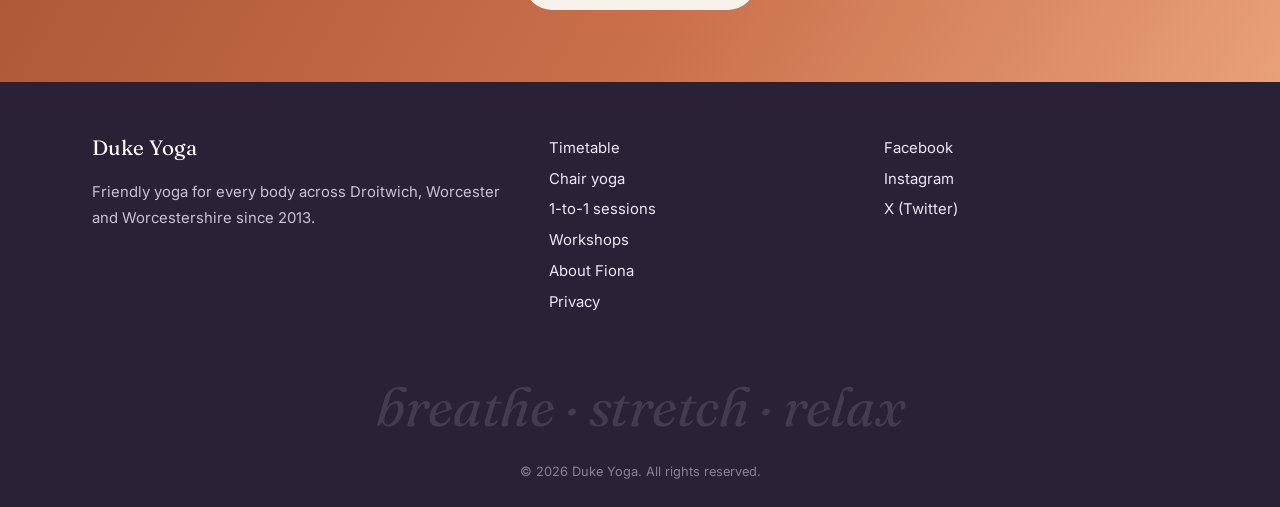
<file: chair-yoga.html>
<!DOCTYPE html>
<html lang="en-GB">
<head>
 <meta charset="utf-8">
 <meta name="viewport" content="width=device-width, initial-scale=1">
 <title>Chair Yoga for Seniors & Gentle Movers | Worcestershire | Duke Yoga</title>
 <meta name="description" content="Chair yoga classes near Droitwich and Worcester. Gentle seated yoga for limited mobility, seniors and anyone returning to exercise. Mondays 10–11am. First session free.">
 <link rel="canonical" href="https://dukeyoga.co.uk/chair-yoga">
 <meta property="og:site_name" content="Duke Yoga">
 <meta property="og:title" content="Chair Yoga for Seniors & Gentle Movers | Worcestershire | Duke Yoga">
 <meta property="og:description" content="Chair yoga classes near Droitwich and Worcester. Gentle seated yoga for limited mobility, seniors and anyone returning to exercise. Mondays 10–11am. First session free.">
 <meta property="og:url" content="https://dukeyoga.co.uk/chair-yoga">
 <meta property="og:locale" content="en_GB">
 <meta name="theme-color" content="#2a2137">
 <link rel="preconnect" href="https://fonts.googleapis.com">
 <link rel="preconnect" href="https://fonts.gstatic.com" crossorigin>
 <link href="https://fonts.googleapis.com/css2?family=Fraunces:ital,opsz,wght@0,9..144,340;0,9..144,500;0,9..144,640;1,9..144,340&family=Inter:wght@400;500;650&display=swap" rel="stylesheet">
 <link rel="stylesheet" href="css/style.css">
 <noscript><style>.reveal{opacity:1;transform:none}</style></noscript>
 <link rel="icon" href="images/favicon.svg" type="image/svg+xml">
<script type="application/ld+json">
{
 "@context": "https://schema.org",
 "@type": "LocalBusiness",
 "name": "Duke Yoga",
 "url": "https://dukeyoga.co.uk/",
 "description": "Friendly Hatha, Vinyasa and Chair Yoga classes in Droitwich, Worcester, Crowle and Whittington, Worcestershire. First session free.",
 "founder": {"@type": "Person", "name": "Fiona Whitehead"},
 "foundingDate": "2013",
 "areaServed": [
  {"@type": "Place", "name": "Droitwich Spa"},
  {"@type": "Place", "name": "Worcester"},
  {"@type": "Place", "name": "Crowle, Worcestershire"},
  {"@type": "Place", "name": "Whittington, Worcestershire"},
  {"@type": "Place", "name": "Worcestershire"}
 ],
 "sameAs": [
  "https://www.facebook.com/DukeYoga/",
  "https://www.instagram.com/dukeyoga/",
  "https://www.x.com/DukeYoga1"
 ],
 "telephone": "+447969336923",
 "priceRange": "££"
}
</script>
</head>
<body>
 <a class="skip" href="#main">Skip to content</a>
 <header class="site-header">
  <div class="wrap header-inner">
   <a class="brand" href="index.html" aria-label="Duke Yoga home">
    <svg class="lotus" viewBox="0 0 48 32" aria-hidden="true"><path d="M24 4c-3 5-3 11 0 15 3-4 3-10 0-15Zm-9 4c-1 6 1 11 6 14-4 1-9-1-12-5 2-4 4-7 6-9Zm18 0c2 2 4 5 6 9-3 4-8 6-12 5 5-3 7-8 6-14ZM4 22c5-1 10 0 14 3-4 3-10 3-14-3Zm40 0c-4 6-10 6-14 3 4-3 9-4 14-3Z"/></svg>
    <span>Duke&nbsp;Yoga</span>
   </a>
   <input type="checkbox" id="nav-toggle" class="nav-toggle" aria-hidden="true">
   <label for="nav-toggle" class="nav-burger" aria-label="Open menu"><span></span><span></span><span></span></label>
   <nav class="site-nav" aria-label="Main">
      <a href="yoga-classes.html">Classes</a>
      <a href="beginners.html">Beginners</a>
      <a href="chair-yoga.html" class="active">Chair Yoga</a>
      <a href="private-lessons.html">1-to-1</a>
      <a href="yoga-workshops.html">Workshops</a>
      <a href="about-us.html">Fiona</a>
      <a class="nav-cta" href="contact-us.html">Book free class</a>
   </nav>
  </div>
 </header>
 <main id="main">

  <section class="page-hero">
   <div class="wrap">
    <p class="eyebrow">Seated yoga &middot; Mondays 10&ndash;11am</p>
    <h1 class="display-sm">Chair yoga for seniors &amp; gentle movers: <em>all the benefit, none of the floor</em></h1>
    <p class="lede max-prose">Better mobility, strength, balance and calm - all from the support of a chair. No getting up and down, no experience needed, no one left behind.</p>
   </div>
  </section>

  <section class="section">
   <div class="wrap trio">
    <div class="trio-item reveal"><h2>Who it&rsquo;s for</h2><p>Anyone with limited mobility, joint pain or balance concerns; older adults; people recovering from injury or illness; and anyone who finds mat-based classes intimidating. Especially popular with the over-60s - and January fills fast.</p></div>
    <div class="trio-item reveal"><h2>What to expect</h2><p>Gentle stretches, strength work and breathing exercises, all seated or supported by the chair. Every movement adapts to you. We finish with a proper relaxation.</p></div>
    <div class="trio-item reveal"><h2>What to bring</h2><p>Just yourself and comfortable clothing. Chairs are provided - and your first session is completely free.</p></div>
   </div>
  </section>

  <section class="section tinted">
   <div class="wrap">
    <h2 class="reveal">When &amp; where</h2>
    <p class="max-prose reveal"><strong>Mondays, 10&ndash;11am at The Herriots.</strong> Weekly, year-round. <a href="contact-us.html">Get in touch</a> to check availability and claim your free first session.</p>
   </div>
  </section>
<section class="section"><div class="wrap"><blockquote class="mini-quote reveal"><p>&ldquo;Through her gentle and creative instruction she challenges my body while maintaining my mobility.&rdquo;</p><cite>Anne-Marie H</cite></blockquote></div></section>
 </main>
 <section class="cta-band">
  <div class="wrap">
   <h2 class="cta-title">Your first class is <em>free</em>.</h2>
   <p>No experience, no bendiness, no special kit required. Just come as you are.</p>
   <a class="btn btn-light" href="contact-us.html">Claim your free session</a>
  </div>
 </section>
 <footer class="site-footer">
  <div class="wrap footer-grid">
   <div>
    <p class="footer-brand">Duke Yoga</p>
    <p>Friendly yoga for every body across Droitwich, Worcester and Worcestershire since 2013.</p>
   </div>
   <nav aria-label="Footer">
    <a href="yoga-classes.html">Timetable</a>
    <a href="chair-yoga.html">Chair yoga</a>
    <a href="private-lessons.html">1-to-1 sessions</a>
    <a href="yoga-workshops.html">Workshops</a>
    <a href="about-us.html">About Fiona</a>
    <a href="privacy-policy.html">Privacy</a>
   </nav>
   <div class="socials">
    <a href="https://www.facebook.com/DukeYoga/" rel="noopener">Facebook</a>
    <a href="https://www.instagram.com/dukeyoga/" rel="noopener">Instagram</a>
    <a href="https://www.x.com/DukeYoga1" rel="noopener">X&nbsp;(Twitter)</a>
   </div>
  </div>
  <p class="wrap big-wordmark" aria-hidden="true">breathe &middot; stretch &middot; relax</p>
  <p class="wrap copyright">&copy; 2026 Duke Yoga. All rights reserved.</p>
 </footer>
 <a class="sticky-cta" href="contact-us.html">First class free - book now</a>
<script>
(function(){
 // reveal on scroll
 var reduce = window.matchMedia('(prefers-reduced-motion: reduce)').matches;
 if(!reduce && 'IntersectionObserver' in window){
  var io = new IntersectionObserver(function(es){
   es.forEach(function(e){ if(e.isIntersecting){ e.target.classList.add('in'); io.unobserve(e.target);} });
  },{threshold:.12});
  document.querySelectorAll('.reveal').forEach(function(el){ io.observe(el); });
 } else {
  document.querySelectorAll('.reveal').forEach(function(el){ el.classList.add('in'); });
 }
 // breathing guide
 var word = document.querySelector('.breath-word');
 if(word && !reduce){
  var phases = [['Breathe in',4000],['Hold',2000],['Breathe out',6000]];
  var i = 0;
  (function next(){
   word.textContent = phases[i][0];
   word.classList.remove('fade'); void word.offsetWidth; word.classList.add('fade');
   setTimeout(function(){ i=(i+1)%phases.length; next(); }, phases[i][1]);
  })();
 }
})();
</script>
</body>
</html>
</file>
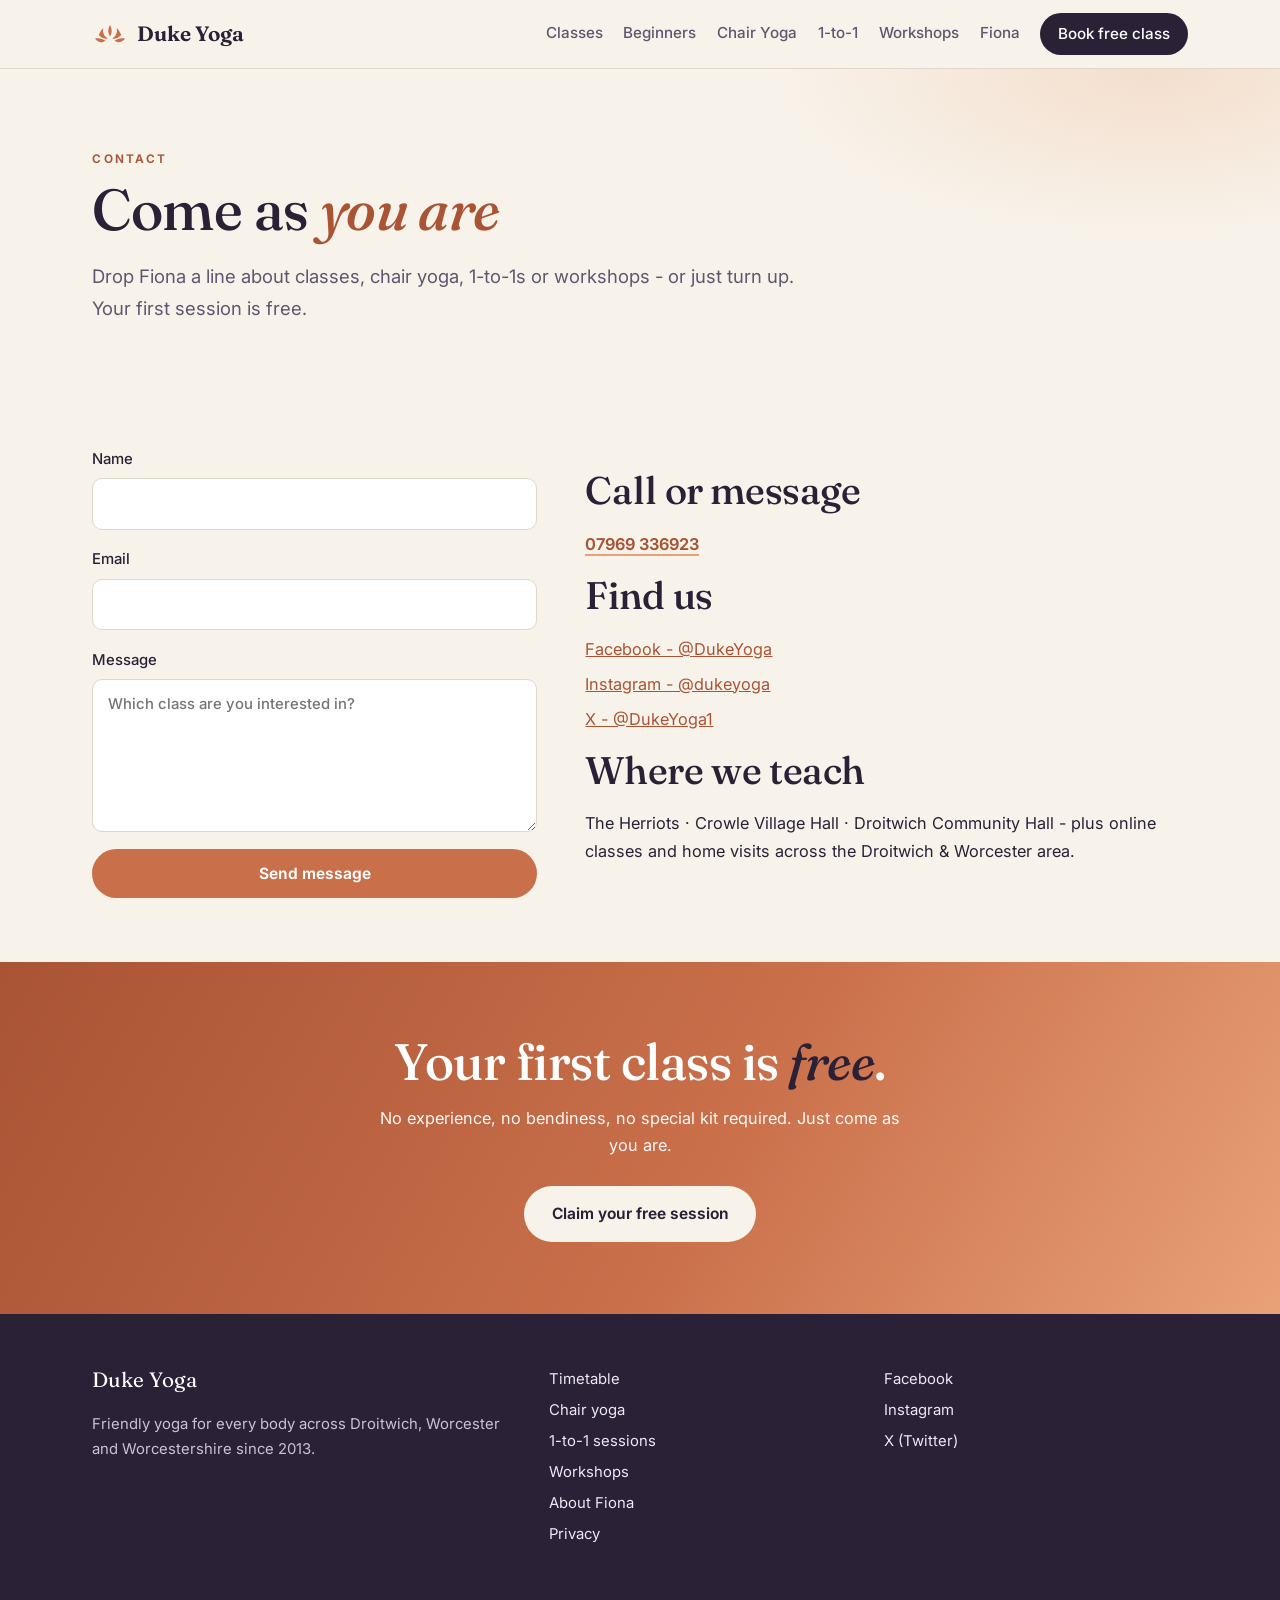
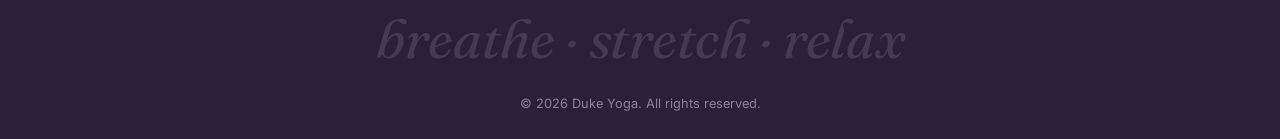
<file: contact-us.html>
<!DOCTYPE html>
<html lang="en-GB">
<head>
 <meta charset="utf-8">
 <meta name="viewport" content="width=device-width, initial-scale=1">
 <title>Contact Duke Yoga | Book Your Free First Yoga Session</title>
 <meta name="description" content="Get in touch with Duke Yoga in Droitwich and Worcester to book your first class - your first session is free. Message Fiona today.">
 <link rel="canonical" href="https://dukeyoga.co.uk/contact-us">
 <meta property="og:site_name" content="Duke Yoga">
 <meta property="og:title" content="Contact Duke Yoga | Book Your Free First Yoga Session">
 <meta property="og:description" content="Get in touch with Duke Yoga in Droitwich and Worcester to book your first class - your first session is free. Message Fiona today.">
 <meta property="og:url" content="https://dukeyoga.co.uk/contact-us">
 <meta property="og:locale" content="en_GB">
 <meta name="theme-color" content="#2a2137">
 <link rel="preconnect" href="https://fonts.googleapis.com">
 <link rel="preconnect" href="https://fonts.gstatic.com" crossorigin>
 <link href="https://fonts.googleapis.com/css2?family=Fraunces:ital,opsz,wght@0,9..144,340;0,9..144,500;0,9..144,640;1,9..144,340&family=Inter:wght@400;500;650&display=swap" rel="stylesheet">
 <link rel="stylesheet" href="css/style.css">
 <noscript><style>.reveal{opacity:1;transform:none}</style></noscript>
 <link rel="icon" href="images/favicon.svg" type="image/svg+xml">
<script type="application/ld+json">
{
 "@context": "https://schema.org",
 "@type": "LocalBusiness",
 "name": "Duke Yoga",
 "url": "https://dukeyoga.co.uk/",
 "description": "Friendly Hatha, Vinyasa and Chair Yoga classes in Droitwich, Worcester and Crowle, Worcestershire. First session free.",
 "founder": {"@type": "Person", "name": "Fiona Whitehead"},
 "foundingDate": "2013",
 "areaServed": [
  {"@type": "Place", "name": "Droitwich Spa"},
  {"@type": "Place", "name": "Worcester"},
  {"@type": "Place", "name": "Crowle, Worcestershire"},
  {"@type": "Place", "name": "Worcestershire"}
 ],
 "sameAs": [
  "https://www.facebook.com/DukeYoga/",
  "https://www.instagram.com/dukeyoga/",
  "https://www.x.com/DukeYoga1"
 ],
 "telephone": "+447969336923",
 "priceRange": "££"
}
</script>
</head>
<body>
 <a class="skip" href="#main">Skip to content</a>
 <header class="site-header">
  <div class="wrap header-inner">
   <a class="brand" href="index.html" aria-label="Duke Yoga home">
    <svg class="lotus" viewBox="0 0 48 32" aria-hidden="true"><path d="M24 4c-3 5-3 11 0 15 3-4 3-10 0-15Zm-9 4c-1 6 1 11 6 14-4 1-9-1-12-5 2-4 4-7 6-9Zm18 0c2 2 4 5 6 9-3 4-8 6-12 5 5-3 7-8 6-14ZM4 22c5-1 10 0 14 3-4 3-10 3-14-3Zm40 0c-4 6-10 6-14 3 4-3 9-4 14-3Z"/></svg>
    <span>Duke&nbsp;Yoga</span>
   </a>
   <input type="checkbox" id="nav-toggle" class="nav-toggle" aria-hidden="true">
   <label for="nav-toggle" class="nav-burger" aria-label="Open menu"><span></span><span></span><span></span></label>
   <nav class="site-nav" aria-label="Main">
      <a href="yoga-classes.html">Classes</a>
      <a href="beginners.html">Beginners</a>
      <a href="chair-yoga.html">Chair Yoga</a>
      <a href="private-lessons.html">1-to-1</a>
      <a href="yoga-workshops.html">Workshops</a>
      <a href="about-us.html">Fiona</a>
      <a class="nav-cta" href="contact-us.html">Book free class</a>
   </nav>
  </div>
 </header>
 <main id="main">

  <section class="page-hero">
   <div class="wrap">
    <p class="eyebrow">Contact</p>
    <h1 class="display-sm">Come as <em>you are</em></h1>
    <p class="lede max-prose">Drop Fiona a line about classes, chair yoga, 1-to-1s or workshops - or just turn up. Your first session is free.</p>
   </div>
  </section>
  <section class="section">
   <div class="wrap split">
    <div>
     <!--
      FORM SETUP (one-time, 2 minutes):
      Uses formsubmit.co (free, works on any static host). Replace YOUR_EMAIL_HERE
      with the address that should receive enquiries. The first submission triggers
      an activation email. On Netlify, delete the action and add data-netlify="true".
     -->
     <form class="contact-form reveal" action="https://formsubmit.co/info@charliebarrett.co.uk" method="POST">
      <input type="hidden" name="_subject" value="Duke Yoga enquiry">
      <input type="hidden" name="_captcha" value="true">
      <label>Name
       <input type="text" name="name" autocomplete="name" required>
      </label>
      <label>Email
       <input type="email" name="email" autocomplete="email" required>
      </label>
      <label>Message
       <textarea name="message" rows="5" placeholder="Which class are you interested in?" required></textarea>
      </label>
      <button class="btn btn-primary" type="submit">Send message</button>
     </form>
    </div>
    <div>
     <h2 class="reveal">Call or message</h2>
     <p class="reveal"><a class="text-link" href="tel:+447969336923">07969 336923</a></p>
     <h2 class="reveal">Find us</h2>
     <p class="socials-stack reveal">
      <a href="https://www.facebook.com/DukeYoga/" rel="noopener">Facebook - @DukeYoga</a>
      <a href="https://www.instagram.com/dukeyoga/" rel="noopener">Instagram - @dukeyoga</a>
      <a href="https://www.x.com/DukeYoga1" rel="noopener">X - @DukeYoga1</a>
     </p>
     <h2 class="reveal">Where we teach</h2>
     <p class="reveal">The Herriots &middot; Crowle Village Hall &middot; Droitwich Community Hall - plus online classes and home visits across the Droitwich &amp; Worcester area.</p>
    </div>
   </div>
  </section>

 </main>
 <section class="cta-band">
  <div class="wrap">
   <h2 class="cta-title">Your first class is <em>free</em>.</h2>
   <p>No experience, no bendiness, no special kit required. Just come as you are.</p>
   <a class="btn btn-light" href="contact-us.html">Claim your free session</a>
  </div>
 </section>
 <footer class="site-footer">
  <div class="wrap footer-grid">
   <div>
    <p class="footer-brand">Duke Yoga</p>
    <p>Friendly yoga for every body across Droitwich, Worcester and Worcestershire since 2013.</p>
   </div>
   <nav aria-label="Footer">
    <a href="yoga-classes.html">Timetable</a>
    <a href="chair-yoga.html">Chair yoga</a>
    <a href="private-lessons.html">1-to-1 sessions</a>
    <a href="yoga-workshops.html">Workshops</a>
    <a href="about-us.html">About Fiona</a>
    <a href="privacy-policy.html">Privacy</a>
   </nav>
   <div class="socials">
    <a href="https://www.facebook.com/DukeYoga/" rel="noopener">Facebook</a>
    <a href="https://www.instagram.com/dukeyoga/" rel="noopener">Instagram</a>
    <a href="https://www.x.com/DukeYoga1" rel="noopener">X&nbsp;(Twitter)</a>
   </div>
  </div>
  <p class="wrap big-wordmark" aria-hidden="true">breathe &middot; stretch &middot; relax</p>
  <p class="wrap copyright">&copy; 2026 Duke Yoga. All rights reserved.</p>
 </footer>
 <a class="sticky-cta" href="contact-us.html">First class free - book now</a>
<script>
(function(){
 // reveal on scroll
 var reduce = window.matchMedia('(prefers-reduced-motion: reduce)').matches;
 if(!reduce && 'IntersectionObserver' in window){
  var io = new IntersectionObserver(function(es){
   es.forEach(function(e){ if(e.isIntersecting){ e.target.classList.add('in'); io.unobserve(e.target);} });
  },{threshold:.12});
  document.querySelectorAll('.reveal').forEach(function(el){ io.observe(el); });
 } else {
  document.querySelectorAll('.reveal').forEach(function(el){ el.classList.add('in'); });
 }
 // breathing guide
 var word = document.querySelector('.breath-word');
 if(word && !reduce){
  var phases = [['Breathe in',4000],['Hold',2000],['Breathe out',6000]];
  var i = 0;
  (function next(){
   word.textContent = phases[i][0];
   word.classList.remove('fade'); void word.offsetWidth; word.classList.add('fade');
   setTimeout(function(){ i=(i+1)%phases.length; next(); }, phases[i][1]);
  })();
 }
})();
</script>
</body>
</html>
</file>
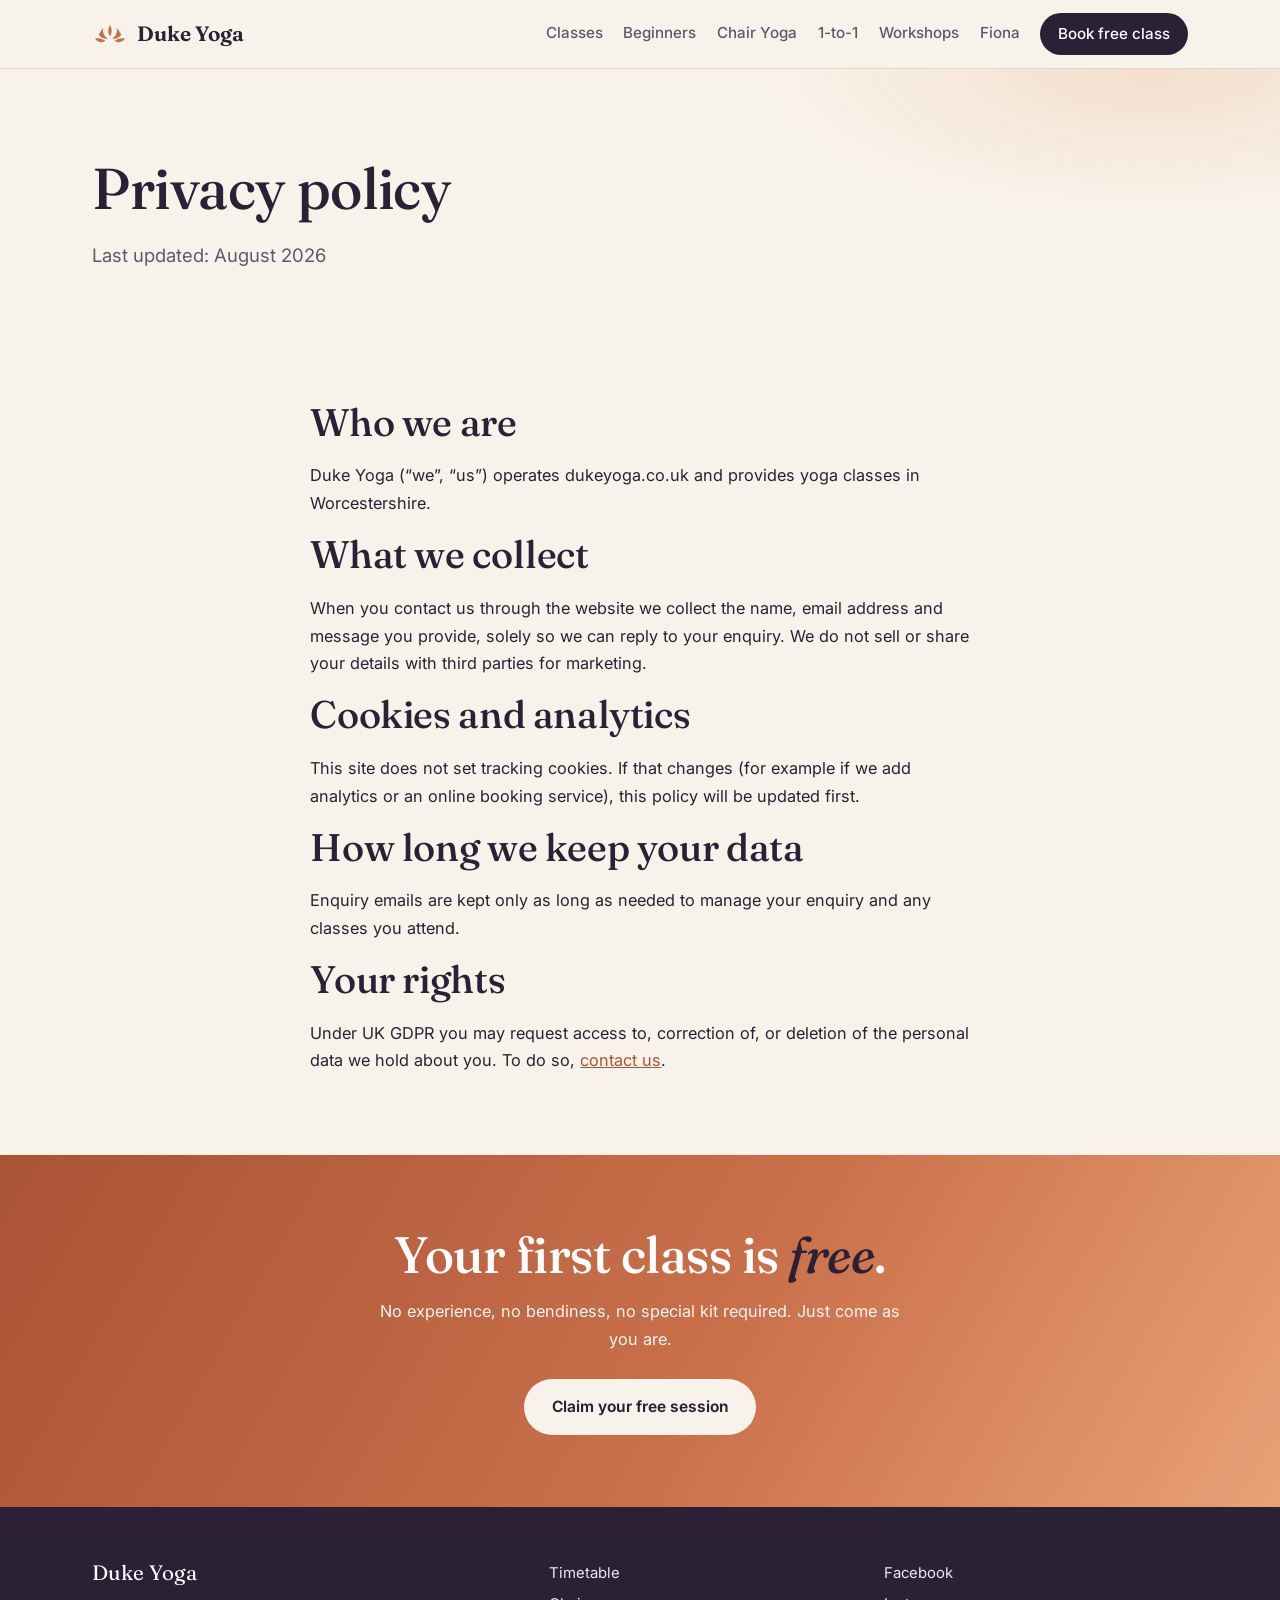
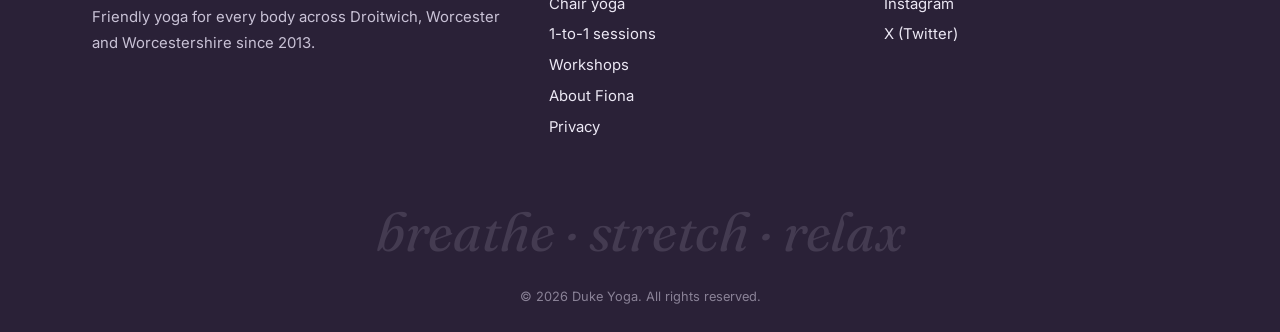
<file: privacy-policy.html>
<!DOCTYPE html>
<html lang="en-GB">
<head>
 <meta charset="utf-8">
 <meta name="viewport" content="width=device-width, initial-scale=1">
 <title>Privacy Policy | Duke Yoga</title>
 <meta name="description" content="How Duke Yoga collects, uses and protects your personal information.">
 <link rel="canonical" href="https://dukeyoga.co.uk/privacy-policy">
 <meta property="og:site_name" content="Duke Yoga">
 <meta property="og:title" content="Privacy Policy | Duke Yoga">
 <meta property="og:description" content="How Duke Yoga collects, uses and protects your personal information.">
 <meta property="og:url" content="https://dukeyoga.co.uk/privacy-policy">
 <meta property="og:locale" content="en_GB">
 <meta name="theme-color" content="#2a2137">
 <link rel="preconnect" href="https://fonts.googleapis.com">
 <link rel="preconnect" href="https://fonts.gstatic.com" crossorigin>
 <link href="https://fonts.googleapis.com/css2?family=Fraunces:ital,opsz,wght@0,9..144,340;0,9..144,500;0,9..144,640;1,9..144,340&family=Inter:wght@400;500;650&display=swap" rel="stylesheet">
 <link rel="stylesheet" href="css/style.css">
 <noscript><style>.reveal{opacity:1;transform:none}</style></noscript>
 <link rel="icon" href="images/favicon.svg" type="image/svg+xml">
<script type="application/ld+json">
{
 "@context": "https://schema.org",
 "@type": "LocalBusiness",
 "name": "Duke Yoga",
 "url": "https://dukeyoga.co.uk/",
 "description": "Friendly Hatha, Vinyasa and Chair Yoga classes in Droitwich, Worcester, Crowle and Whittington, Worcestershire. First session free.",
 "founder": {"@type": "Person", "name": "Fiona Whitehead"},
 "foundingDate": "2013",
 "areaServed": [
  {"@type": "Place", "name": "Droitwich Spa"},
  {"@type": "Place", "name": "Worcester"},
  {"@type": "Place", "name": "Crowle, Worcestershire"},
  {"@type": "Place", "name": "Whittington, Worcestershire"},
  {"@type": "Place", "name": "Worcestershire"}
 ],
 "sameAs": [
  "https://www.facebook.com/DukeYoga/",
  "https://www.instagram.com/dukeyoga/",
  "https://www.x.com/DukeYoga1"
 ],
 "telephone": "+447969336923",
 "priceRange": "££"
}
</script>
</head>
<body>
 <a class="skip" href="#main">Skip to content</a>
 <header class="site-header">
  <div class="wrap header-inner">
   <a class="brand" href="index.html" aria-label="Duke Yoga home">
    <svg class="lotus" viewBox="0 0 48 32" aria-hidden="true"><path d="M24 4c-3 5-3 11 0 15 3-4 3-10 0-15Zm-9 4c-1 6 1 11 6 14-4 1-9-1-12-5 2-4 4-7 6-9Zm18 0c2 2 4 5 6 9-3 4-8 6-12 5 5-3 7-8 6-14ZM4 22c5-1 10 0 14 3-4 3-10 3-14-3Zm40 0c-4 6-10 6-14 3 4-3 9-4 14-3Z"/></svg>
    <span>Duke&nbsp;Yoga</span>
   </a>
   <input type="checkbox" id="nav-toggle" class="nav-toggle" aria-hidden="true">
   <label for="nav-toggle" class="nav-burger" aria-label="Open menu"><span></span><span></span><span></span></label>
   <nav class="site-nav" aria-label="Main">
      <a href="yoga-classes.html">Classes</a>
      <a href="beginners.html">Beginners</a>
      <a href="chair-yoga.html">Chair Yoga</a>
      <a href="private-lessons.html">1-to-1</a>
      <a href="yoga-workshops.html">Workshops</a>
      <a href="about-us.html">Fiona</a>
      <a class="nav-cta" href="contact-us.html">Book free class</a>
   </nav>
  </div>
 </header>
 <main id="main">

  <section class="page-hero">
   <div class="wrap">
    <h1 class="display-sm">Privacy policy</h1>
    <p class="lede">Last updated: August 2026</p>
   </div>
  </section>
  <section class="section">
   <div class="wrap max-prose">
    <!-- DRAFT: review before publishing. If you add analytics or a booking tool, list them here. -->
    <h2>Who we are</h2>
    <p>Duke Yoga (&ldquo;we&rdquo;, &ldquo;us&rdquo;) operates dukeyoga.co.uk and provides yoga classes in Worcestershire.</p>
    <h2>What we collect</h2>
    <p>When you contact us through the website we collect the name, email address and message you provide, solely so we can reply to your enquiry. We do not sell or share your details with third parties for marketing.</p>
    <h2>Cookies and analytics</h2>
    <p>This site does not set tracking cookies. If that changes (for example if we add analytics or an online booking service), this policy will be updated first.</p>
    <h2>How long we keep your data</h2>
    <p>Enquiry emails are kept only as long as needed to manage your enquiry and any classes you attend.</p>
    <h2>Your rights</h2>
    <p>Under UK GDPR you may request access to, correction of, or deletion of the personal data we hold about you. To do so, <a href="contact-us.html">contact us</a>.</p>
   </div>
  </section>

 </main>
 <section class="cta-band">
  <div class="wrap">
   <h2 class="cta-title">Your first class is <em>free</em>.</h2>
   <p>No experience, no bendiness, no special kit required. Just come as you are.</p>
   <a class="btn btn-light" href="contact-us.html">Claim your free session</a>
  </div>
 </section>
 <footer class="site-footer">
  <div class="wrap footer-grid">
   <div>
    <p class="footer-brand">Duke Yoga</p>
    <p>Friendly yoga for every body across Droitwich, Worcester and Worcestershire since 2013.</p>
   </div>
   <nav aria-label="Footer">
    <a href="yoga-classes.html">Timetable</a>
    <a href="chair-yoga.html">Chair yoga</a>
    <a href="private-lessons.html">1-to-1 sessions</a>
    <a href="yoga-workshops.html">Workshops</a>
    <a href="about-us.html">About Fiona</a>
    <a href="privacy-policy.html">Privacy</a>
   </nav>
   <div class="socials">
    <a href="https://www.facebook.com/DukeYoga/" rel="noopener">Facebook</a>
    <a href="https://www.instagram.com/dukeyoga/" rel="noopener">Instagram</a>
    <a href="https://www.x.com/DukeYoga1" rel="noopener">X&nbsp;(Twitter)</a>
   </div>
  </div>
  <p class="wrap big-wordmark" aria-hidden="true">breathe &middot; stretch &middot; relax</p>
  <p class="wrap copyright">&copy; 2026 Duke Yoga. All rights reserved.</p>
 </footer>
 <a class="sticky-cta" href="contact-us.html">First class free - book now</a>
<script>
(function(){
 // reveal on scroll
 var reduce = window.matchMedia('(prefers-reduced-motion: reduce)').matches;
 if(!reduce && 'IntersectionObserver' in window){
  var io = new IntersectionObserver(function(es){
   es.forEach(function(e){ if(e.isIntersecting){ e.target.classList.add('in'); io.unobserve(e.target);} });
  },{threshold:.12});
  document.querySelectorAll('.reveal').forEach(function(el){ io.observe(el); });
 } else {
  document.querySelectorAll('.reveal').forEach(function(el){ el.classList.add('in'); });
 }
 // breathing guide
 var word = document.querySelector('.breath-word');
 if(word && !reduce){
  var phases = [['Breathe in',4000],['Hold',2000],['Breathe out',6000]];
  var i = 0;
  (function next(){
   word.textContent = phases[i][0];
   word.classList.remove('fade'); void word.offsetWidth; word.classList.add('fade');
   setTimeout(function(){ i=(i+1)%phases.length; next(); }, phases[i][1]);
  })();
 }
})();
</script>
</body>
</html>
</file>
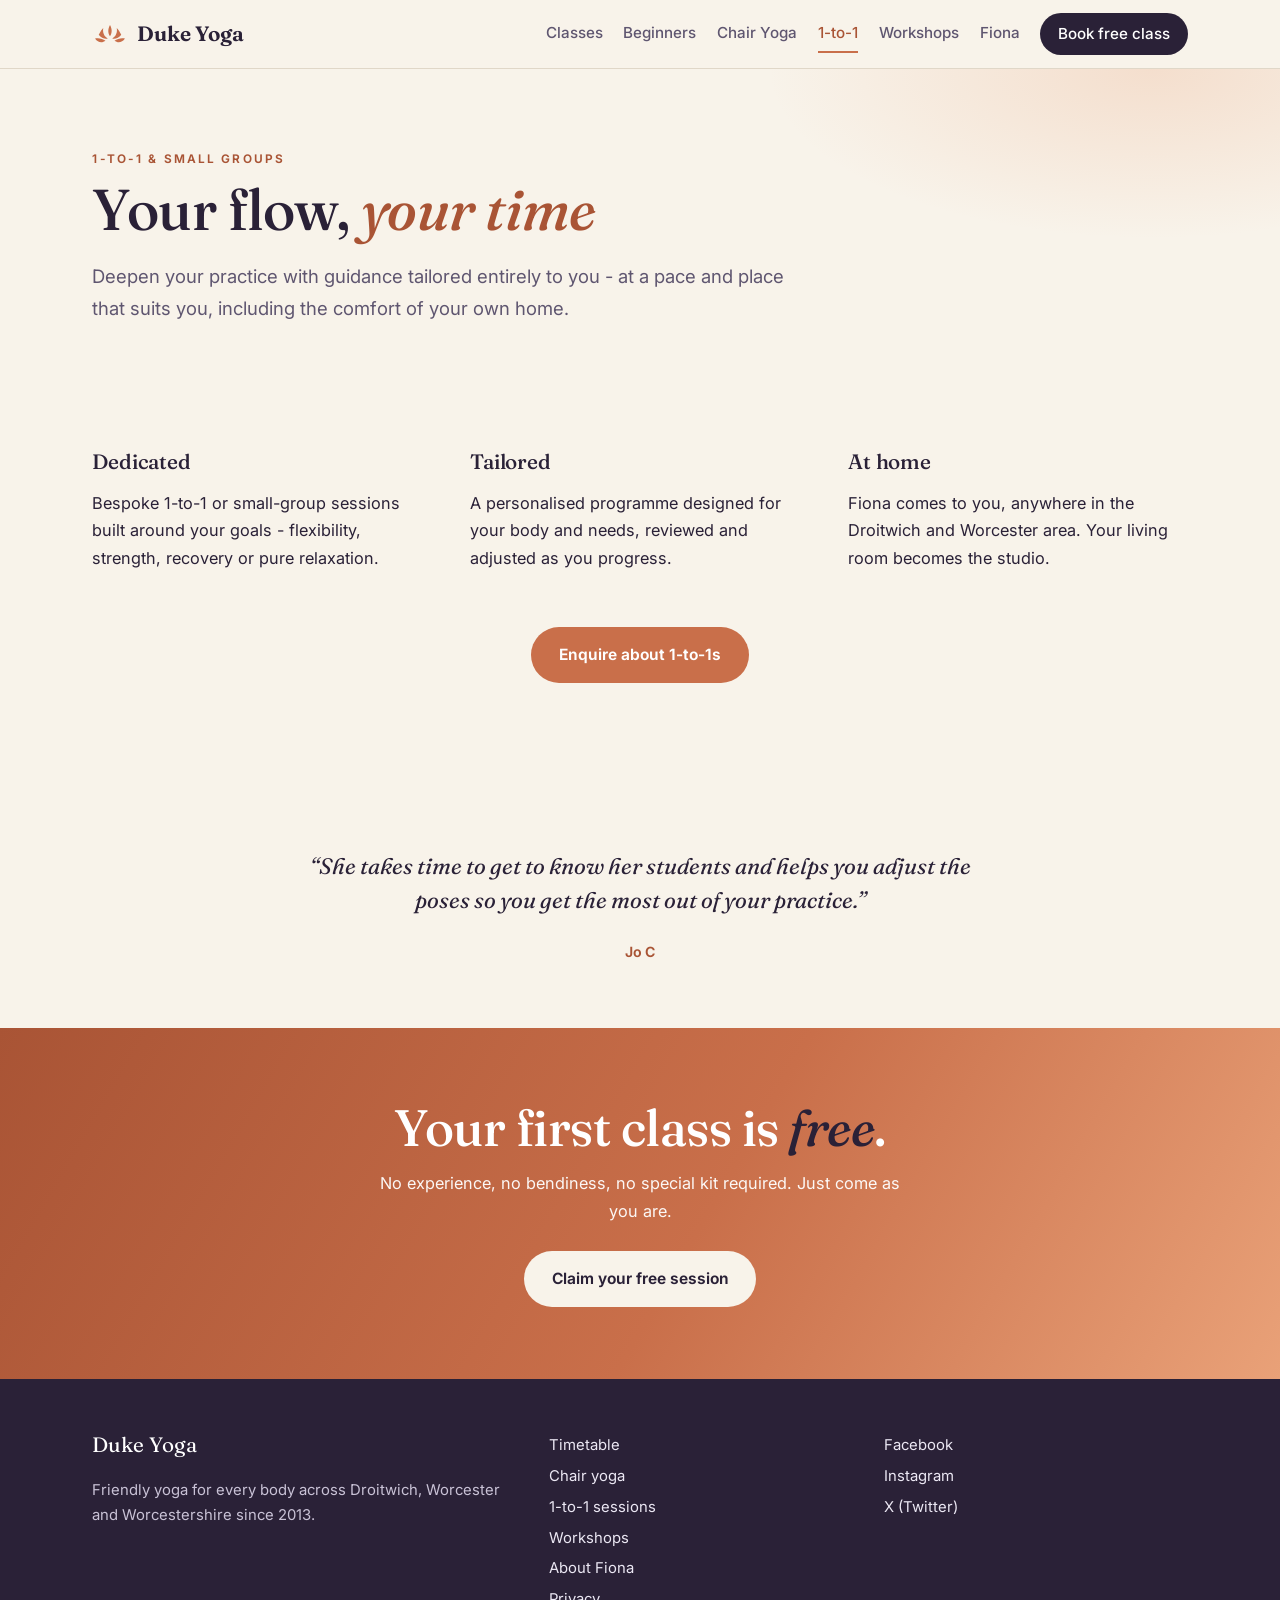
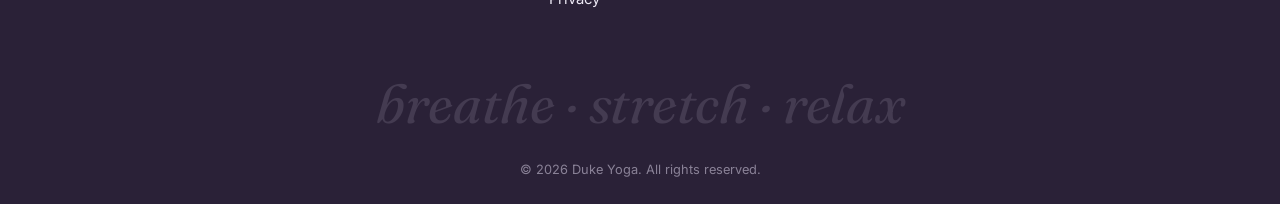
<file: private-lessons.html>
<!DOCTYPE html>
<html lang="en-GB">
<head>
 <meta charset="utf-8">
 <meta name="viewport" content="width=device-width, initial-scale=1">
 <title>Private Yoga Lessons | 1-to-1 Sessions in Droitwich & Worcester | Duke Yoga</title>
 <meta name="description" content="Private 1-to-1 and small-group yoga in Droitwich, Worcester and across Worcestershire. A personalised programme, in your own home. Enquire today.">
 <link rel="canonical" href="https://dukeyoga.co.uk/private-lessons">
 <meta property="og:site_name" content="Duke Yoga">
 <meta property="og:title" content="Private Yoga Lessons | 1-to-1 Sessions in Droitwich & Worcester | Duke Yoga">
 <meta property="og:description" content="Private 1-to-1 and small-group yoga in Droitwich, Worcester and across Worcestershire. A personalised programme, in your own home. Enquire today.">
 <meta property="og:url" content="https://dukeyoga.co.uk/private-lessons">
 <meta property="og:locale" content="en_GB">
 <meta name="theme-color" content="#2a2137">
 <link rel="preconnect" href="https://fonts.googleapis.com">
 <link rel="preconnect" href="https://fonts.gstatic.com" crossorigin>
 <link href="https://fonts.googleapis.com/css2?family=Fraunces:ital,opsz,wght@0,9..144,340;0,9..144,500;0,9..144,640;1,9..144,340&family=Inter:wght@400;500;650&display=swap" rel="stylesheet">
 <link rel="stylesheet" href="css/style.css">
 <noscript><style>.reveal{opacity:1;transform:none}</style></noscript>
 <link rel="icon" href="images/favicon.svg" type="image/svg+xml">
<script type="application/ld+json">
{
 "@context": "https://schema.org",
 "@type": "LocalBusiness",
 "name": "Duke Yoga",
 "url": "https://dukeyoga.co.uk/",
 "description": "Friendly Hatha, Vinyasa and Chair Yoga classes in Droitwich, Worcester, Crowle and Whittington, Worcestershire. First session free.",
 "founder": {"@type": "Person", "name": "Fiona Whitehead"},
 "foundingDate": "2013",
 "areaServed": [
  {"@type": "Place", "name": "Droitwich Spa"},
  {"@type": "Place", "name": "Worcester"},
  {"@type": "Place", "name": "Crowle, Worcestershire"},
  {"@type": "Place", "name": "Whittington, Worcestershire"},
  {"@type": "Place", "name": "Worcestershire"}
 ],
 "sameAs": [
  "https://www.facebook.com/DukeYoga/",
  "https://www.instagram.com/dukeyoga/",
  "https://www.x.com/DukeYoga1"
 ],
 "telephone": "+447969336923",
 "priceRange": "££"
}
</script>
</head>
<body>
 <a class="skip" href="#main">Skip to content</a>
 <header class="site-header">
  <div class="wrap header-inner">
   <a class="brand" href="index.html" aria-label="Duke Yoga home">
    <svg class="lotus" viewBox="0 0 48 32" aria-hidden="true"><path d="M24 4c-3 5-3 11 0 15 3-4 3-10 0-15Zm-9 4c-1 6 1 11 6 14-4 1-9-1-12-5 2-4 4-7 6-9Zm18 0c2 2 4 5 6 9-3 4-8 6-12 5 5-3 7-8 6-14ZM4 22c5-1 10 0 14 3-4 3-10 3-14-3Zm40 0c-4 6-10 6-14 3 4-3 9-4 14-3Z"/></svg>
    <span>Duke&nbsp;Yoga</span>
   </a>
   <input type="checkbox" id="nav-toggle" class="nav-toggle" aria-hidden="true">
   <label for="nav-toggle" class="nav-burger" aria-label="Open menu"><span></span><span></span><span></span></label>
   <nav class="site-nav" aria-label="Main">
      <a href="yoga-classes.html">Classes</a>
      <a href="beginners.html">Beginners</a>
      <a href="chair-yoga.html">Chair Yoga</a>
      <a href="private-lessons.html" class="active">1-to-1</a>
      <a href="yoga-workshops.html">Workshops</a>
      <a href="about-us.html">Fiona</a>
      <a class="nav-cta" href="contact-us.html">Book free class</a>
   </nav>
  </div>
 </header>
 <main id="main">

  <section class="page-hero">
   <div class="wrap">
    <p class="eyebrow">1-to-1 &amp; small groups</p>
    <h1 class="display-sm">Your flow, <em>your time</em></h1>
    <p class="lede max-prose">Deepen your practice with guidance tailored entirely to you - at a pace and place that suits you, including the comfort of your own home.</p>
   </div>
  </section>
  <section class="section">
   <div class="wrap trio">
    <div class="trio-item reveal"><h2>Dedicated</h2><p>Bespoke 1-to-1 or small-group sessions built around your goals - flexibility, strength, recovery or pure relaxation.</p></div>
    <div class="trio-item reveal"><h2>Tailored</h2><p>A personalised programme designed for your body and needs, reviewed and adjusted as you progress.</p></div>
    <div class="trio-item reveal"><h2>At home</h2><p>Fiona comes to you, anywhere in the Droitwich and Worcester area. Your living room becomes the studio.</p></div>
   </div>
   <p class="center"><a class="btn btn-primary" href="contact-us.html">Enquire about 1-to-1s</a></p>
  </section>
<section class="section"><div class="wrap"><blockquote class="mini-quote reveal"><p>&ldquo;She takes time to get to know her students and helps you adjust the poses so you get the most out of your practice.&rdquo;</p><cite>Jo C</cite></blockquote></div></section>
 </main>
 <section class="cta-band">
  <div class="wrap">
   <h2 class="cta-title">Your first class is <em>free</em>.</h2>
   <p>No experience, no bendiness, no special kit required. Just come as you are.</p>
   <a class="btn btn-light" href="contact-us.html">Claim your free session</a>
  </div>
 </section>
 <footer class="site-footer">
  <div class="wrap footer-grid">
   <div>
    <p class="footer-brand">Duke Yoga</p>
    <p>Friendly yoga for every body across Droitwich, Worcester and Worcestershire since 2013.</p>
   </div>
   <nav aria-label="Footer">
    <a href="yoga-classes.html">Timetable</a>
    <a href="chair-yoga.html">Chair yoga</a>
    <a href="private-lessons.html">1-to-1 sessions</a>
    <a href="yoga-workshops.html">Workshops</a>
    <a href="about-us.html">About Fiona</a>
    <a href="privacy-policy.html">Privacy</a>
   </nav>
   <div class="socials">
    <a href="https://www.facebook.com/DukeYoga/" rel="noopener">Facebook</a>
    <a href="https://www.instagram.com/dukeyoga/" rel="noopener">Instagram</a>
    <a href="https://www.x.com/DukeYoga1" rel="noopener">X&nbsp;(Twitter)</a>
   </div>
  </div>
  <p class="wrap big-wordmark" aria-hidden="true">breathe &middot; stretch &middot; relax</p>
  <p class="wrap copyright">&copy; 2026 Duke Yoga. All rights reserved.</p>
 </footer>
 <a class="sticky-cta" href="contact-us.html">First class free - book now</a>
<script>
(function(){
 // reveal on scroll
 var reduce = window.matchMedia('(prefers-reduced-motion: reduce)').matches;
 if(!reduce && 'IntersectionObserver' in window){
  var io = new IntersectionObserver(function(es){
   es.forEach(function(e){ if(e.isIntersecting){ e.target.classList.add('in'); io.unobserve(e.target);} });
  },{threshold:.12});
  document.querySelectorAll('.reveal').forEach(function(el){ io.observe(el); });
 } else {
  document.querySelectorAll('.reveal').forEach(function(el){ el.classList.add('in'); });
 }
 // breathing guide
 var word = document.querySelector('.breath-word');
 if(word && !reduce){
  var phases = [['Breathe in',4000],['Hold',2000],['Breathe out',6000]];
  var i = 0;
  (function next(){
   word.textContent = phases[i][0];
   word.classList.remove('fade'); void word.offsetWidth; word.classList.add('fade');
   setTimeout(function(){ i=(i+1)%phases.length; next(); }, phases[i][1]);
  })();
 }
})();
</script>
</body>
</html>
</file>
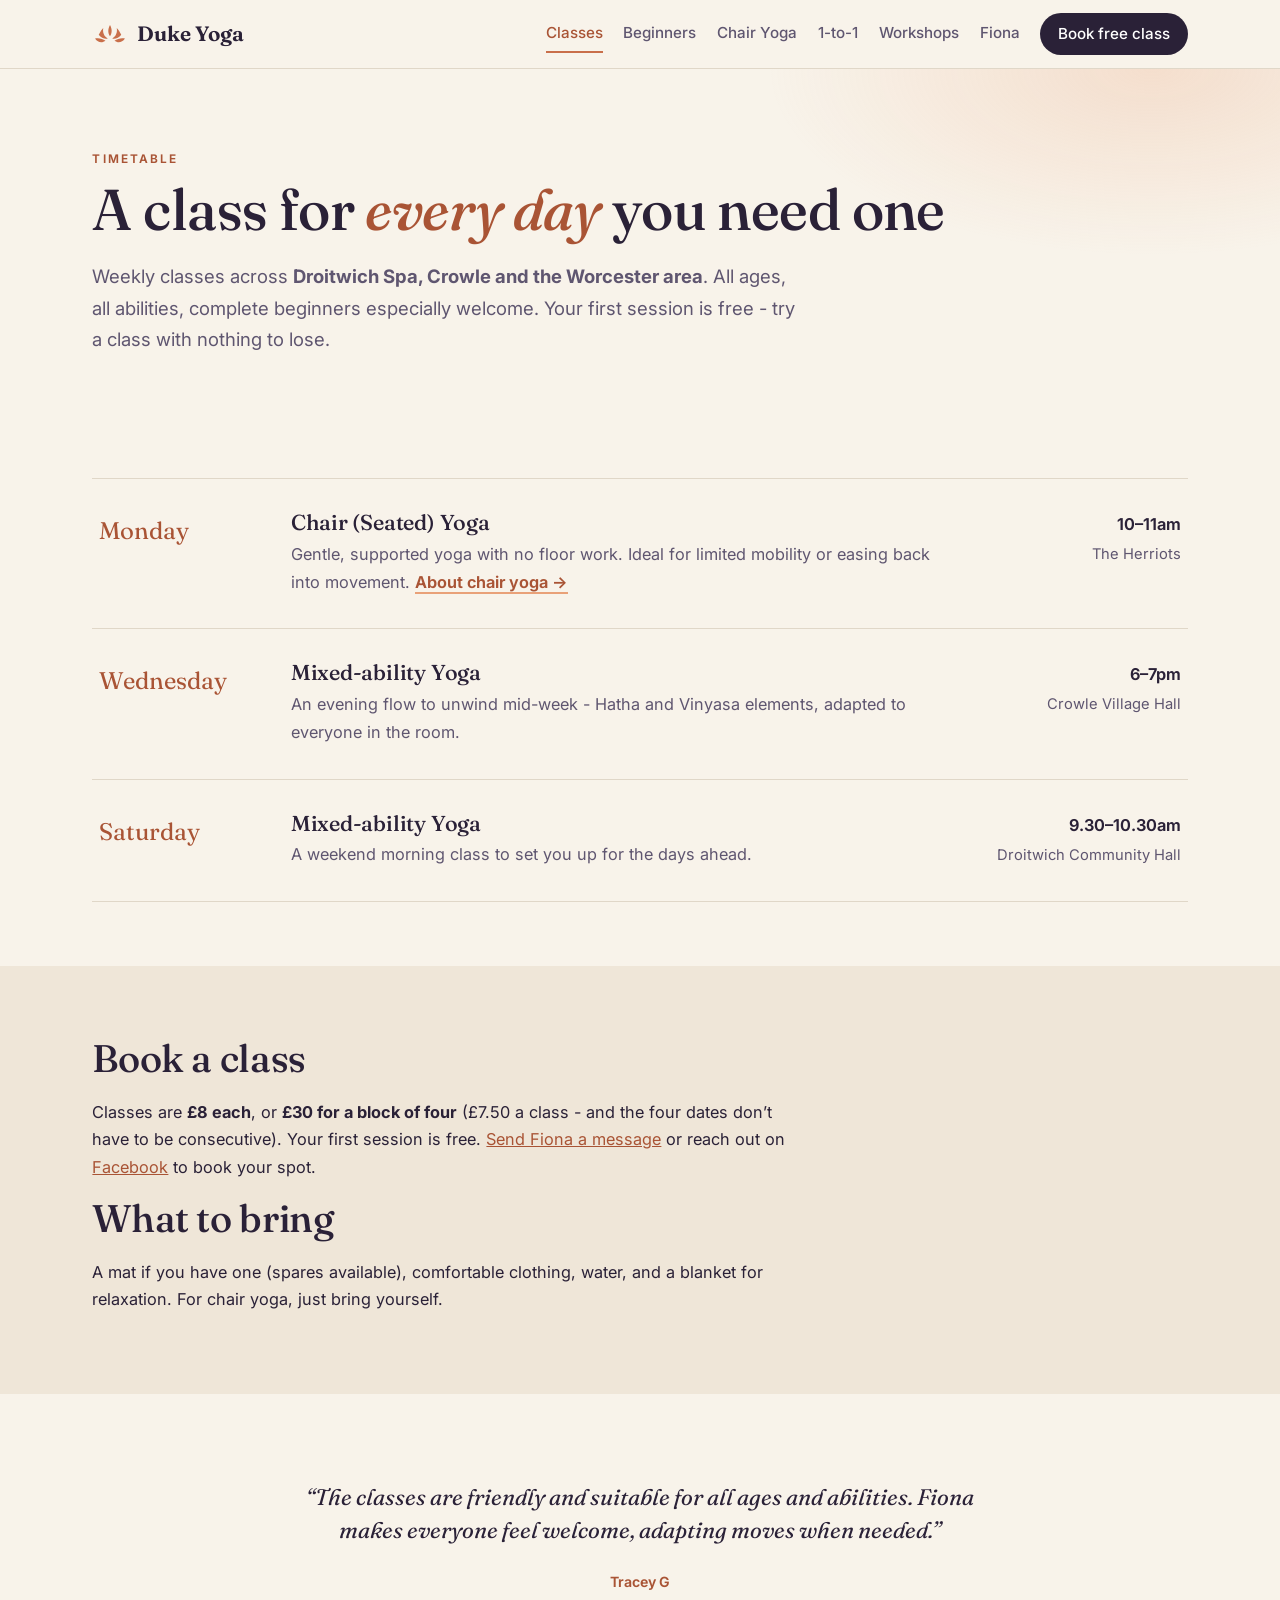
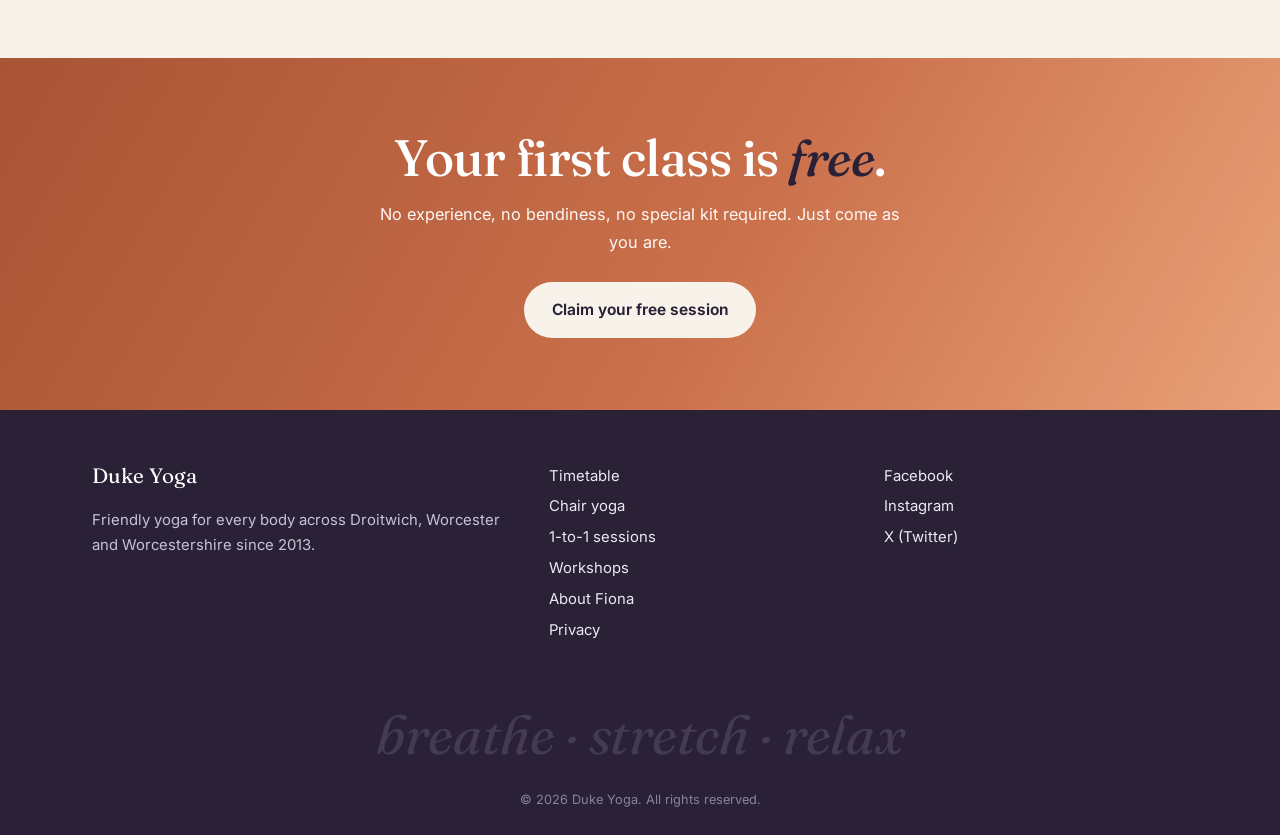
<file: yoga-classes.html>
<!DOCTYPE html>
<html lang="en-GB">
<head>
 <meta charset="utf-8">
 <meta name="viewport" content="width=device-width, initial-scale=1">
 <title>Yoga Class Timetable | Droitwich & Crowle, Worcestershire | Duke Yoga</title>
 <meta name="description" content="Weekly yoga classes in Droitwich and Crowle, Worcestershire. Hatha, Vinyasa and Chair Yoga for all abilities. First session free - book today.">
 <link rel="canonical" href="https://dukeyoga.co.uk/yoga-classes">
 <meta property="og:site_name" content="Duke Yoga">
 <meta property="og:title" content="Yoga Class Timetable | Droitwich & Crowle, Worcestershire | Duke Yoga">
 <meta property="og:description" content="Weekly yoga classes in Droitwich and Crowle, Worcestershire. Hatha, Vinyasa and Chair Yoga for all abilities. First session free - book today.">
 <meta property="og:url" content="https://dukeyoga.co.uk/yoga-classes">
 <meta property="og:locale" content="en_GB">
 <meta name="theme-color" content="#2a2137">
 <link rel="preconnect" href="https://fonts.googleapis.com">
 <link rel="preconnect" href="https://fonts.gstatic.com" crossorigin>
 <link href="https://fonts.googleapis.com/css2?family=Fraunces:ital,opsz,wght@0,9..144,340;0,9..144,500;0,9..144,640;1,9..144,340&family=Inter:wght@400;500;650&display=swap" rel="stylesheet">
 <link rel="stylesheet" href="css/style.css">
 <noscript><style>.reveal{opacity:1;transform:none}</style></noscript>
 <link rel="icon" href="images/favicon.svg" type="image/svg+xml">
<script type="application/ld+json">
{
 "@context": "https://schema.org",
 "@type": "LocalBusiness",
 "name": "Duke Yoga",
 "url": "https://dukeyoga.co.uk/",
 "description": "Friendly Hatha, Vinyasa and Chair Yoga classes in Droitwich, Worcester and Crowle, Worcestershire. First session free.",
 "founder": {"@type": "Person", "name": "Fiona Whitehead"},
 "foundingDate": "2013",
 "areaServed": [
  {"@type": "Place", "name": "Droitwich Spa"},
  {"@type": "Place", "name": "Worcester"},
  {"@type": "Place", "name": "Crowle, Worcestershire"},
  {"@type": "Place", "name": "Worcestershire"}
 ],
 "sameAs": [
  "https://www.facebook.com/DukeYoga/",
  "https://www.instagram.com/dukeyoga/",
  "https://www.x.com/DukeYoga1"
 ],
 "telephone": "+447969336923",
 "priceRange": "££"
}
</script>
</head>
<body>
 <a class="skip" href="#main">Skip to content</a>
 <header class="site-header">
  <div class="wrap header-inner">
   <a class="brand" href="index.html" aria-label="Duke Yoga home">
    <svg class="lotus" viewBox="0 0 48 32" aria-hidden="true"><path d="M24 4c-3 5-3 11 0 15 3-4 3-10 0-15Zm-9 4c-1 6 1 11 6 14-4 1-9-1-12-5 2-4 4-7 6-9Zm18 0c2 2 4 5 6 9-3 4-8 6-12 5 5-3 7-8 6-14ZM4 22c5-1 10 0 14 3-4 3-10 3-14-3Zm40 0c-4 6-10 6-14 3 4-3 9-4 14-3Z"/></svg>
    <span>Duke&nbsp;Yoga</span>
   </a>
   <input type="checkbox" id="nav-toggle" class="nav-toggle" aria-hidden="true">
   <label for="nav-toggle" class="nav-burger" aria-label="Open menu"><span></span><span></span><span></span></label>
   <nav class="site-nav" aria-label="Main">
      <a href="yoga-classes.html" class="active">Classes</a>
      <a href="beginners.html">Beginners</a>
      <a href="chair-yoga.html">Chair Yoga</a>
      <a href="private-lessons.html">1-to-1</a>
      <a href="yoga-workshops.html">Workshops</a>
      <a href="about-us.html">Fiona</a>
      <a class="nav-cta" href="contact-us.html">Book free class</a>
   </nav>
  </div>
 </header>
 <main id="main">

  <section class="page-hero">
   <div class="wrap">
    <p class="eyebrow">Timetable</p>
    <h1 class="display-sm">A class for <em>every day</em> you need one</h1>
    <p class="lede max-prose">Weekly classes across <strong>Droitwich Spa, Crowle and the Worcester area</strong>. All ages, all abilities, complete beginners especially welcome. Your first session is free - try a class with nothing to lose.</p>
   </div>
  </section>

  <section class="section">
   <div class="wrap">
    <div class="schedule">
     <a class="sched-row reveal" href="chair-yoga.html">
      <span class="sched-day">Monday</span>
      <div class="sched-main"><h2>Chair (Seated) Yoga</h2><p>Gentle, supported yoga with no floor work. Ideal for limited mobility or easing back into movement. <span class="text-link">About chair yoga &rarr;</span></p></div>
      <div class="sched-meta"><span>10&ndash;11am</span><span>The Herriots</span></div>
     </a>
     <div class="sched-row reveal">
      <span class="sched-day">Wednesday</span>
      <div class="sched-main"><h2>Mixed-ability Yoga</h2><p>An evening flow to unwind mid-week - Hatha and Vinyasa elements, adapted to everyone in the room.</p></div>
      <div class="sched-meta"><span>6&ndash;7pm</span><span>Crowle Village Hall</span></div>
     </div>
     <div class="sched-row reveal">
      <span class="sched-day">Saturday</span>
      <div class="sched-main"><h2>Mixed-ability Yoga</h2><p>A weekend morning class to set you up for the days ahead.</p></div>
      <div class="sched-meta"><span>9.30&ndash;10.30am</span><span>Droitwich Community Hall</span></div>
     </div>
    </div>
   </div>
  </section>

  <section class="section tinted">
   <div class="wrap">
    <h2 class="reveal">Book a class</h2>
    <!--
     BOOKING EMBED SLOT
     When a booking system is chosen (Bookwhen, TeamUp or Momence suit a
     single-teacher yoga business), paste its embed code here and remove the
     fallback paragraph. Example (Bookwhen):
     <iframe src="https://bookwhen.com/dukeyoga/iframe" width="100%" height="800" style="border:0" title="Book a class"></iframe>
    -->
    <p class="max-prose reveal">Classes are <strong>&pound;8 each</strong>, or <strong>&pound;30 for a block of four</strong> (&pound;7.50 a class - and the four dates don&rsquo;t have to be consecutive). Your first session is free. <a href="contact-us.html">Send Fiona a message</a> or reach out on <a href="https://www.facebook.com/DukeYoga/" rel="noopener">Facebook</a> to book your spot.</p>
    <h2 class="reveal">What to bring</h2>
    <p class="max-prose reveal">A mat if you have one (spares available), comfortable clothing, water, and a blanket for relaxation. For chair yoga, just bring yourself.</p>
   </div>
  </section>
<section class="section"><div class="wrap"><blockquote class="mini-quote reveal"><p>&ldquo;The classes are friendly and suitable for all ages and abilities. Fiona makes everyone feel welcome, adapting moves when needed.&rdquo;</p><cite>Tracey G</cite></blockquote></div></section>
 </main>
 <section class="cta-band">
  <div class="wrap">
   <h2 class="cta-title">Your first class is <em>free</em>.</h2>
   <p>No experience, no bendiness, no special kit required. Just come as you are.</p>
   <a class="btn btn-light" href="contact-us.html">Claim your free session</a>
  </div>
 </section>
 <footer class="site-footer">
  <div class="wrap footer-grid">
   <div>
    <p class="footer-brand">Duke Yoga</p>
    <p>Friendly yoga for every body across Droitwich, Worcester and Worcestershire since 2013.</p>
   </div>
   <nav aria-label="Footer">
    <a href="yoga-classes.html">Timetable</a>
    <a href="chair-yoga.html">Chair yoga</a>
    <a href="private-lessons.html">1-to-1 sessions</a>
    <a href="yoga-workshops.html">Workshops</a>
    <a href="about-us.html">About Fiona</a>
    <a href="privacy-policy.html">Privacy</a>
   </nav>
   <div class="socials">
    <a href="https://www.facebook.com/DukeYoga/" rel="noopener">Facebook</a>
    <a href="https://www.instagram.com/dukeyoga/" rel="noopener">Instagram</a>
    <a href="https://www.x.com/DukeYoga1" rel="noopener">X&nbsp;(Twitter)</a>
   </div>
  </div>
  <p class="wrap big-wordmark" aria-hidden="true">breathe &middot; stretch &middot; relax</p>
  <p class="wrap copyright">&copy; 2026 Duke Yoga. All rights reserved.</p>
 </footer>
 <a class="sticky-cta" href="contact-us.html">First class free - book now</a>
<script>
(function(){
 // reveal on scroll
 var reduce = window.matchMedia('(prefers-reduced-motion: reduce)').matches;
 if(!reduce && 'IntersectionObserver' in window){
  var io = new IntersectionObserver(function(es){
   es.forEach(function(e){ if(e.isIntersecting){ e.target.classList.add('in'); io.unobserve(e.target);} });
  },{threshold:.12});
  document.querySelectorAll('.reveal').forEach(function(el){ io.observe(el); });
 } else {
  document.querySelectorAll('.reveal').forEach(function(el){ el.classList.add('in'); });
 }
 // breathing guide
 var word = document.querySelector('.breath-word');
 if(word && !reduce){
  var phases = [['Breathe in',4000],['Hold',2000],['Breathe out',6000]];
  var i = 0;
  (function next(){
   word.textContent = phases[i][0];
   word.classList.remove('fade'); void word.offsetWidth; word.classList.add('fade');
   setTimeout(function(){ i=(i+1)%phases.length; next(); }, phases[i][1]);
  })();
 }
})();
</script>
</body>
</html>
</file>
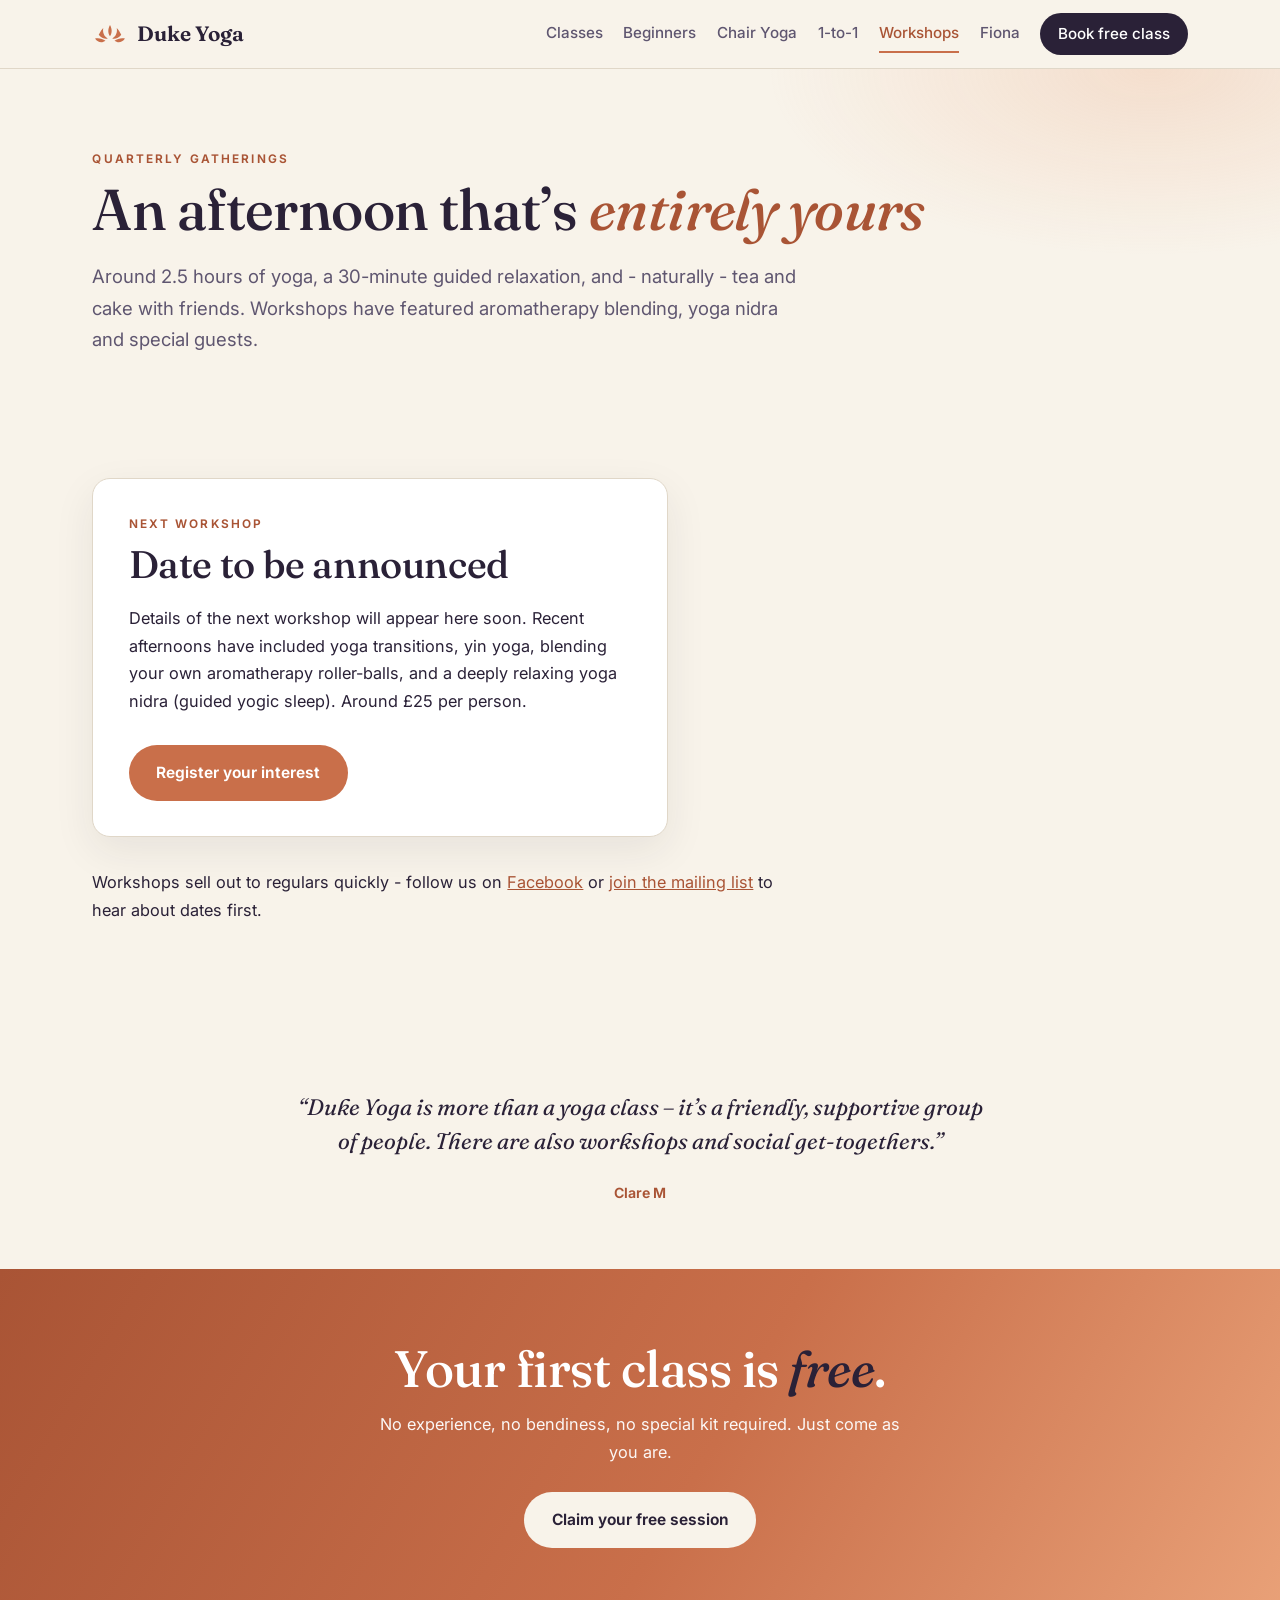
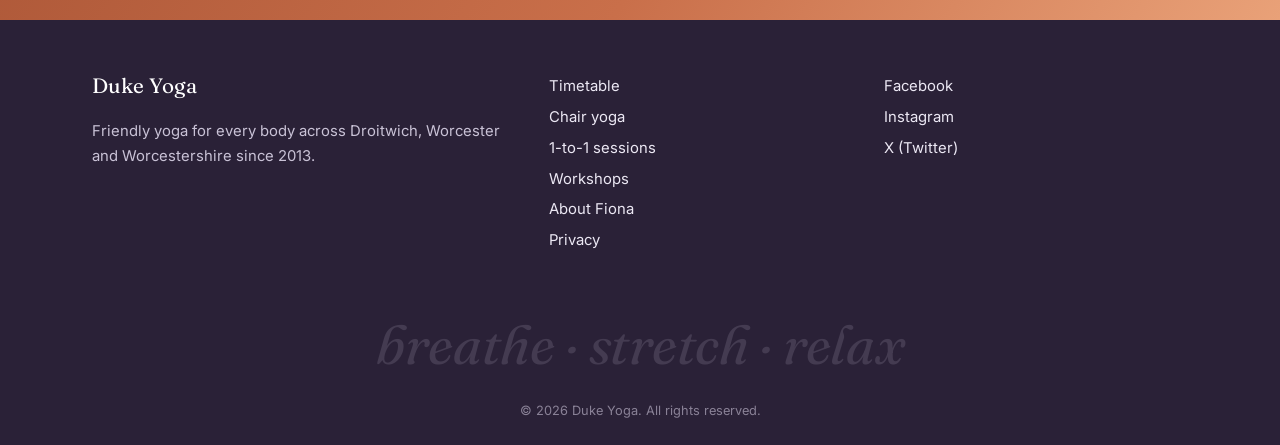
<file: yoga-workshops.html>
<!DOCTYPE html>
<html lang="en-GB">
<head>
 <meta charset="utf-8">
 <meta name="viewport" content="width=device-width, initial-scale=1">
 <title>Yoga Workshops in Worcestershire | Duke Yoga</title>
 <meta name="description" content="Quarterly yoga workshops in Worcestershire: 2.5 hours of yoga, guided relaxation, and tea and cake. Join the Duke Yoga community for an afternoon of calm.">
 <link rel="canonical" href="https://dukeyoga.co.uk/yoga-workshops">
 <meta property="og:site_name" content="Duke Yoga">
 <meta property="og:title" content="Yoga Workshops in Worcestershire | Duke Yoga">
 <meta property="og:description" content="Quarterly yoga workshops in Worcestershire: 2.5 hours of yoga, guided relaxation, and tea and cake. Join the Duke Yoga community for an afternoon of calm.">
 <meta property="og:url" content="https://dukeyoga.co.uk/yoga-workshops">
 <meta property="og:locale" content="en_GB">
 <meta name="theme-color" content="#2a2137">
 <link rel="preconnect" href="https://fonts.googleapis.com">
 <link rel="preconnect" href="https://fonts.gstatic.com" crossorigin>
 <link href="https://fonts.googleapis.com/css2?family=Fraunces:ital,opsz,wght@0,9..144,340;0,9..144,500;0,9..144,640;1,9..144,340&family=Inter:wght@400;500;650&display=swap" rel="stylesheet">
 <link rel="stylesheet" href="css/style.css">
 <noscript><style>.reveal{opacity:1;transform:none}</style></noscript>
 <link rel="icon" href="images/favicon.svg" type="image/svg+xml">
<script type="application/ld+json">
{
 "@context": "https://schema.org",
 "@type": "LocalBusiness",
 "name": "Duke Yoga",
 "url": "https://dukeyoga.co.uk/",
 "description": "Friendly Hatha, Vinyasa and Chair Yoga classes in Droitwich, Worcester, Crowle and Whittington, Worcestershire. First session free.",
 "founder": {"@type": "Person", "name": "Fiona Whitehead"},
 "foundingDate": "2013",
 "areaServed": [
  {"@type": "Place", "name": "Droitwich Spa"},
  {"@type": "Place", "name": "Worcester"},
  {"@type": "Place", "name": "Crowle, Worcestershire"},
  {"@type": "Place", "name": "Whittington, Worcestershire"},
  {"@type": "Place", "name": "Worcestershire"}
 ],
 "sameAs": [
  "https://www.facebook.com/DukeYoga/",
  "https://www.instagram.com/dukeyoga/",
  "https://www.x.com/DukeYoga1"
 ],
 "telephone": "+447969336923",
 "priceRange": "££"
}
</script>
</head>
<body>
 <a class="skip" href="#main">Skip to content</a>
 <header class="site-header">
  <div class="wrap header-inner">
   <a class="brand" href="index.html" aria-label="Duke Yoga home">
    <svg class="lotus" viewBox="0 0 48 32" aria-hidden="true"><path d="M24 4c-3 5-3 11 0 15 3-4 3-10 0-15Zm-9 4c-1 6 1 11 6 14-4 1-9-1-12-5 2-4 4-7 6-9Zm18 0c2 2 4 5 6 9-3 4-8 6-12 5 5-3 7-8 6-14ZM4 22c5-1 10 0 14 3-4 3-10 3-14-3Zm40 0c-4 6-10 6-14 3 4-3 9-4 14-3Z"/></svg>
    <span>Duke&nbsp;Yoga</span>
   </a>
   <input type="checkbox" id="nav-toggle" class="nav-toggle" aria-hidden="true">
   <label for="nav-toggle" class="nav-burger" aria-label="Open menu"><span></span><span></span><span></span></label>
   <nav class="site-nav" aria-label="Main">
      <a href="yoga-classes.html">Classes</a>
      <a href="beginners.html">Beginners</a>
      <a href="chair-yoga.html">Chair Yoga</a>
      <a href="private-lessons.html">1-to-1</a>
      <a href="yoga-workshops.html" class="active">Workshops</a>
      <a href="about-us.html">Fiona</a>
      <a class="nav-cta" href="contact-us.html">Book free class</a>
   </nav>
  </div>
 </header>
 <main id="main">

  <section class="page-hero">
   <div class="wrap">
    <p class="eyebrow">Quarterly gatherings</p>
    <h1 class="display-sm">An afternoon that&rsquo;s <em>entirely yours</em></h1>
    <p class="lede max-prose">Around 2.5 hours of yoga, a 30-minute guided relaxation, and - naturally - tea and cake with friends. Workshops have featured aromatherapy blending, yoga nidra and special guests.</p>
   </div>
  </section>
  <section class="section">
   <div class="wrap">
    <!-- TODO: update this card each quarter - date, venue, theme, price. Keep it honest. -->
    <div class="feature-card reveal">
     <p class="eyebrow">Next workshop</p>
     <h2>Date to be announced</h2>
     <p>Details of the next workshop will appear here soon. Recent afternoons have included yoga transitions, yin yoga, blending your own aromatherapy roller-balls, and a deeply relaxing yoga nidra (guided yogic sleep). Around &pound;25 per person.</p>
     <a class="btn btn-primary" href="contact-us.html">Register your interest</a>
    </div>
    <p class="max-prose reveal">Workshops sell out to regulars quickly - follow us on <a href="https://www.facebook.com/DukeYoga/" rel="noopener">Facebook</a> or <a href="contact-us.html">join the mailing list</a> to hear about dates first.</p>
   </div>
  </section>
<section class="section"><div class="wrap"><blockquote class="mini-quote reveal"><p>&ldquo;Duke Yoga is more than a yoga class &ndash; it&rsquo;s a friendly, supportive group of people. There are also workshops and social get-togethers.&rdquo;</p><cite>Clare M</cite></blockquote></div></section>
 </main>
 <section class="cta-band">
  <div class="wrap">
   <h2 class="cta-title">Your first class is <em>free</em>.</h2>
   <p>No experience, no bendiness, no special kit required. Just come as you are.</p>
   <a class="btn btn-light" href="contact-us.html">Claim your free session</a>
  </div>
 </section>
 <footer class="site-footer">
  <div class="wrap footer-grid">
   <div>
    <p class="footer-brand">Duke Yoga</p>
    <p>Friendly yoga for every body across Droitwich, Worcester and Worcestershire since 2013.</p>
   </div>
   <nav aria-label="Footer">
    <a href="yoga-classes.html">Timetable</a>
    <a href="chair-yoga.html">Chair yoga</a>
    <a href="private-lessons.html">1-to-1 sessions</a>
    <a href="yoga-workshops.html">Workshops</a>
    <a href="about-us.html">About Fiona</a>
    <a href="privacy-policy.html">Privacy</a>
   </nav>
   <div class="socials">
    <a href="https://www.facebook.com/DukeYoga/" rel="noopener">Facebook</a>
    <a href="https://www.instagram.com/dukeyoga/" rel="noopener">Instagram</a>
    <a href="https://www.x.com/DukeYoga1" rel="noopener">X&nbsp;(Twitter)</a>
   </div>
  </div>
  <p class="wrap big-wordmark" aria-hidden="true">breathe &middot; stretch &middot; relax</p>
  <p class="wrap copyright">&copy; 2026 Duke Yoga. All rights reserved.</p>
 </footer>
 <a class="sticky-cta" href="contact-us.html">First class free - book now</a>
<script>
(function(){
 // reveal on scroll
 var reduce = window.matchMedia('(prefers-reduced-motion: reduce)').matches;
 if(!reduce && 'IntersectionObserver' in window){
  var io = new IntersectionObserver(function(es){
   es.forEach(function(e){ if(e.isIntersecting){ e.target.classList.add('in'); io.unobserve(e.target);} });
  },{threshold:.12});
  document.querySelectorAll('.reveal').forEach(function(el){ io.observe(el); });
 } else {
  document.querySelectorAll('.reveal').forEach(function(el){ el.classList.add('in'); });
 }
 // breathing guide
 var word = document.querySelector('.breath-word');
 if(word && !reduce){
  var phases = [['Breathe in',4000],['Hold',2000],['Breathe out',6000]];
  var i = 0;
  (function next(){
   word.textContent = phases[i][0];
   word.classList.remove('fade'); void word.offsetWidth; word.classList.add('fade');
   setTimeout(function(){ i=(i+1)%phases.length; next(); }, phases[i][1]);
  })();
 }
})();
</script>
</body>
</html>
</file>
<file: css/style.css>
/* ============ Duke Yoga v2 — editorial redesign ============ */
:root{
  --ink:#2a2137;          /* deep plum */
  --ink-soft:#5f5670;
  --cream:#f8f3ea;        /* warm paper */
  --sand:#efe6d8;
  --terra:#c96f4a;        /* terracotta — primary CTA */
  --terra-deep:#a95435;
  --apricot:#e9a178;
  --peri:#6b73c1;         /* heritage brand purple, kept as accent */
  --line:#e0d7c8;
  --radius:18px;
  --font-display:"Fraunces",Georgia,serif;
  --font-body:"Inter",system-ui,-apple-system,sans-serif;
}
*{box-sizing:border-box}
html{scroll-behavior:smooth}
body{margin:0;font-family:var(--font-body);color:var(--ink);background:var(--cream);line-height:1.7;font-size:1.02rem}
h1,h2,h3{font-family:var(--font-display);font-weight:500;line-height:1.08;letter-spacing:-.01em}
h2{font-size:clamp(1.7rem,3.5vw,2.4rem);margin:.2em 0 .5em}
h3{font-size:1.25rem}
em{font-style:italic;font-family:var(--font-display)}
a{color:var(--terra-deep)}
img{max-width:100%;display:block}
.wrap{max-width:1140px;margin:0 auto;padding:0 1.4rem}
.max-prose{max-width:44rem}
.max-prose-wide{max-width:54rem;margin:0 auto}
.center{text-align:center;margin-top:2.4rem}
.skip{position:absolute;left:-9999px;top:0;background:#fff;padding:.5rem 1rem;z-index:99}
.skip:focus{left:0}
.eyebrow{text-transform:uppercase;letter-spacing:.18em;font-size:.74rem;font-weight:650;color:var(--terra-deep);margin:0 0 .6rem}
.lede{font-size:1.16rem;color:var(--ink-soft)}
.text-link{font-weight:650;color:var(--terra-deep);text-decoration:none;border-bottom:2px solid var(--apricot)}
.text-link:hover{border-bottom-color:var(--terra-deep)}

/* reveal animation */
.reveal{opacity:0;transform:translateY(18px);transition:opacity .7s ease,transform .7s ease}
.reveal.in{opacity:1;transform:none}
@media(prefers-reduced-motion:reduce){.reveal{opacity:1;transform:none;transition:none}}

/* ============ header ============ */
.site-header{position:sticky;top:0;background:rgba(248,243,234,.9);backdrop-filter:blur(10px);border-bottom:1px solid var(--line);z-index:50}
.header-inner{display:flex;align-items:center;justify-content:space-between;gap:1rem;min-height:68px}
.brand{display:flex;align-items:center;gap:.55rem;font-family:var(--font-display);font-size:1.3rem;font-weight:640;color:var(--ink);text-decoration:none}
.lotus{width:36px;height:auto;fill:var(--terra)}
.site-nav{display:flex;gap:1.3rem;align-items:center;flex-wrap:wrap}
.site-nav a{text-decoration:none;color:var(--ink-soft);font-weight:500;font-size:.95rem;padding:.3rem 0;border-bottom:2px solid transparent}
.site-nav a:hover{color:var(--ink)}
.site-nav a.active{color:var(--terra-deep);border-bottom-color:var(--terra)}
.nav-cta{background:var(--ink);color:#fff !important;border-radius:99px;padding:.5rem 1.1rem !important;border-bottom:none !important;font-weight:650}
.nav-cta:hover{background:var(--terra-deep)}
.nav-toggle{display:none}
.nav-burger{display:none;flex-direction:column;gap:5px;cursor:pointer;padding:.5rem}
.nav-burger span{width:24px;height:2px;background:var(--ink);display:block}
@media(max-width:880px){
  .nav-burger{display:flex}
  .site-nav{display:none;position:absolute;top:100%;left:0;right:0;background:var(--cream);border-bottom:1px solid var(--line);flex-direction:column;gap:0;padding:.6rem 1.4rem 1.2rem;align-items:flex-start}
  .site-nav a{padding:.65rem 0;border-bottom:1px solid var(--line);width:100%}
  .site-nav .nav-cta{width:auto;margin-top:.8rem}
  .nav-toggle:checked ~ .site-nav{display:flex}
}

/* ============ hero ============ */
.hero{position:relative;overflow:hidden;padding:3rem 0 2.6rem;background:
  radial-gradient(60% 80% at 85% 15%,rgba(233,161,120,.35),transparent 60%),
  radial-gradient(50% 70% at 10% 90%,rgba(107,115,193,.22),transparent 55%),
  var(--cream)}
.hero-inner{position:relative;z-index:2;text-align:center}
.display{font-size:clamp(2.6rem,6vw,4.2rem);margin:.1em 0 .2em;font-weight:500}
.display em{color:var(--terra-deep)}
.display-sm{font-size:clamp(2.2rem,5.5vw,3.6rem);margin:.15em 0 .35em;font-weight:500}
.display-sm em{color:var(--terra-deep)}
.hero .lede{max-width:38rem;margin-left:auto;margin-right:auto}
.hero .cta-row{justify-content:center}
.cta-row{display:flex;gap:.9rem;flex-wrap:wrap;margin-top:1.4rem}
.btn{display:inline-block;padding:.8rem 1.6rem;border-radius:99px;text-decoration:none;font-weight:650;font-size:.97rem;border:2px solid transparent;transition:.15s;cursor:pointer;font-family:var(--font-body)}
.btn-primary{background:var(--terra);color:#fff}
.btn-primary:hover{background:var(--terra-deep)}
.btn-ghost{color:var(--ink);border-color:var(--ink)}
.btn-ghost:hover{background:var(--ink);color:var(--cream)}
.btn-light{background:var(--cream);color:var(--ink)}
.btn-light:hover{background:var(--apricot)}
.blob{position:absolute;border-radius:50%;filter:blur(60px);opacity:.5;pointer-events:none}
.blob-a{width:420px;height:420px;background:var(--apricot);top:-120px;right:-80px}
.blob-b{width:360px;height:360px;background:var(--peri);bottom:-140px;left:-100px;opacity:.3}

/* ============ marquee ============ */
.marquee{overflow:hidden;background:var(--ink);color:var(--cream);padding:.7rem 0}
.marquee-inner{display:flex;width:max-content;animation:slide 40s linear infinite;will-change:transform}
.marquee-track{display:flex;flex-shrink:0;align-items:center;gap:2.2rem;padding-right:2.2rem;white-space:nowrap;font-family:var(--font-display);font-style:italic;font-size:1.15rem;line-height:1.4}
.marquee-track span{opacity:.9;display:inline-block}
@keyframes slide{from{transform:translateX(0)}to{transform:translateX(-50%)}}
@media(prefers-reduced-motion:reduce){.marquee-inner{animation:none}}

/* ============ sections ============ */
.section{padding:4rem 0}
.tinted{background:var(--sand)}
.page-hero{padding:5rem 0 2.5rem;background:
  radial-gradient(50% 90% at 90% 0%,rgba(233,161,120,.25),transparent 60%),var(--cream)}

/* ============ breathing widget ============ */
.breathe{background:var(--ink);color:var(--cream)}
.breathe h2{color:var(--cream)}
.breathe .max-prose{color:#cfc7dd}
.breathe-inner{display:grid;grid-template-columns:auto 1fr;gap:3.5rem;align-items:center}
@media(max-width:760px){.breathe-inner{grid-template-columns:1fr;justify-items:center;text-align:center}}
.breath-ring{width:230px;height:230px;border-radius:50%;border:1px solid rgba(248,243,234,.25);display:flex;align-items:center;justify-content:center}
.breath-core{width:110px;height:110px;border-radius:50%;background:radial-gradient(circle at 35% 35%,var(--apricot),var(--terra));animation:breathe 12s ease-in-out infinite}
@keyframes breathe{0%{transform:scale(1)}33%{transform:scale(1.75)}50%{transform:scale(1.75)}100%{transform:scale(1)}}
@media(prefers-reduced-motion:reduce){.breath-core{animation:none}}
.breath-word{font-family:var(--font-display);font-style:italic;font-size:1.5rem;color:var(--apricot);min-height:1.6em;margin-top:1rem}
.breath-word.fade{animation:wordfade .8s ease}
@keyframes wordfade{from{opacity:0}to{opacity:1}}

/* ============ style list (editorial rows) ============ */
.style-list{margin-top:2rem;border-top:1px solid var(--line)}
.style-row{display:grid;grid-template-columns:70px 1fr 1.4fr 40px;gap:1.4rem;align-items:baseline;padding:1.6rem .4rem;border-bottom:1px solid var(--line);text-decoration:none;color:inherit;transition:background .15s}
.style-row:hover{background:var(--sand)}
.style-num{font-family:var(--font-display);color:var(--terra);font-size:1rem}
.style-name{font-family:var(--font-display);font-size:clamp(1.5rem,3vw,2.1rem);font-weight:500}
.style-name em{color:var(--terra-deep)}
.style-desc{color:var(--ink-soft);font-size:.98rem}
.style-arrow{font-size:1.4rem;color:var(--terra);justify-self:end;transition:transform .15s}
.style-row:hover .style-arrow{transform:translateX(6px)}
@media(max-width:760px){.style-row{grid-template-columns:50px 1fr;grid-template-rows:auto auto}.style-desc{grid-column:2}.style-arrow{display:none}}

/* ============ week strip ============ */
.week-strip{display:flex;gap:1.1rem;overflow-x:auto;padding:2rem 1.4rem;scroll-snap-type:x mandatory;max-width:1140px;margin:0 auto}
.day-card{scroll-snap-align:start;min-width:230px;flex:1;background:#fff;border:1px solid var(--line);border-radius:var(--radius);padding:1.5rem;text-decoration:none;color:inherit;display:flex;flex-direction:column;gap:.15rem;transition:transform .15s,box-shadow .15s}
.day-card:hover{transform:translateY(-4px);box-shadow:0 14px 30px rgba(42,33,55,.12)}
.day-name{font-family:var(--font-display);font-size:2.2rem;color:var(--terra-deep)}
.day-time{font-weight:650;font-size:.95rem}
.day-what{color:var(--ink);font-weight:500}
.day-where{color:var(--ink-soft);font-size:.9rem}

/* ============ split & media ============ */
.split{display:grid;grid-template-columns:.85fr 1.15fr;gap:3rem;align-items:center}
@media(max-width:820px){.split{grid-template-columns:1fr}}
.media-blob{margin:0;overflow:hidden;border-radius:48% 52% 55% 45%/50% 46% 54% 50%;box-shadow:0 18px 50px rgba(42,33,55,.18)}
.media-blob img{width:100%;aspect-ratio:4/5;object-fit:cover}
.media-photo{margin:0;border-radius:var(--radius);overflow:hidden;box-shadow:0 18px 50px rgba(42,33,55,.18)}
.media-photo img{width:100%;height:100%;object-fit:cover;aspect-ratio:4/3}
.photo-grid{display:grid;grid-template-columns:repeat(3,1fr);gap:1.2rem;margin:0 0 2rem}
.photo-grid figure{margin:0;border-radius:var(--radius);overflow:hidden}
.photo-grid img{width:100%;height:100%;object-fit:cover;aspect-ratio:4/3}
@media(max-width:820px){.photo-grid{grid-template-columns:1fr}}
.placeholder-note{display:none}
figure.placeholder{background:linear-gradient(140deg,var(--apricot),var(--terra) 60%,var(--peri));aspect-ratio:4/5;display:flex;align-items:center;justify-content:center}
figure.placeholder img{display:none}
figure.placeholder .placeholder-note{display:block;color:#fff;opacity:.9;padding:1rem;text-align:center;font-size:.9rem}

/* ============ quotes ============ */
.quote-strip{display:flex;gap:1.2rem;overflow-x:auto;scroll-snap-type:x mandatory;padding:2rem 1.4rem;max-width:1140px;margin:0 auto}
.quote-card{scroll-snap-align:start;min-width:300px;max-width:340px;flex-shrink:0;background:#fff;border:1px solid var(--line);border-radius:var(--radius);padding:1.6rem;margin:0}
.quote-card p{font-family:var(--font-display);font-size:1.05rem;line-height:1.55;margin:0}
cite{display:block;margin-top:1rem;font-style:normal;font-weight:650;font-size:.88rem;color:var(--terra-deep)}
.mini-quote{margin:0 auto;max-width:44rem;text-align:center}
.mini-quote p{font-family:var(--font-display);font-size:1.4rem;line-height:1.5;font-style:italic}

/* ============ schedule (classes page) ============ */
.schedule{border-top:1px solid var(--line)}
.sched-row{display:grid;grid-template-columns:160px 1fr 200px;gap:2rem;padding:2rem .4rem;border-bottom:1px solid var(--line);text-decoration:none;color:inherit}
a.sched-row:hover{background:var(--sand)}
.sched-day{font-family:var(--font-display);font-size:1.5rem;color:var(--terra-deep)}
.sched-main h2{font-size:1.35rem;margin:0 0 .3em}
.sched-main p{margin:0;color:var(--ink-soft)}
.sched-meta{display:flex;flex-direction:column;gap:.2rem;font-weight:650;text-align:right}
.sched-meta span:last-child{font-weight:400;color:var(--ink-soft);font-size:.92rem}
@media(max-width:760px){.sched-row{grid-template-columns:1fr}.sched-meta{text-align:left;flex-direction:row;gap:1rem}}

/* ============ trio / feature ============ */
.trio{display:grid;grid-template-columns:repeat(3,1fr);gap:2.4rem}
@media(max-width:820px){.trio{grid-template-columns:1fr}}
.trio-item h2{font-size:1.3rem}
.feature-card{background:#fff;border:1px solid var(--line);border-radius:var(--radius);padding:2.2rem;max-width:36rem;margin-bottom:2rem;box-shadow:0 14px 40px rgba(42,33,55,.08)}
.feature-card .btn{margin-top:.8rem}

/* ============ faq ============ */
.faq{border-bottom:1px solid var(--line);padding:.4rem 0}
.faq summary{cursor:pointer;font-family:var(--font-display);font-size:1.2rem;padding:.9rem 0;list-style:none;display:flex;justify-content:space-between;align-items:center}
.faq summary::-webkit-details-marker{display:none}
.faq summary::after{content:"+";font-size:1.5rem;color:var(--terra);transition:transform .2s}
.faq[open] summary::after{transform:rotate(45deg)}
.faq p{margin:0 0 1rem;color:var(--ink-soft);max-width:42rem}

/* ============ forms ============ */
.contact-form{display:grid;gap:1.1rem}
.contact-form label{display:grid;gap:.4rem;font-weight:500;font-size:.93rem}
.contact-form input,.contact-form textarea{font:inherit;padding:.75rem .9rem;border:1px solid var(--line);border-radius:10px;background:#fff}
.contact-form input:focus,.contact-form textarea:focus{outline:2px solid var(--terra);border-color:var(--terra)}
.socials-stack a{display:block;margin:.45rem 0}
.cred-list{padding-left:1.1rem}
.cred-list li{margin:.35rem 0}

/* ============ cta band & footer ============ */
.cta-band{background:linear-gradient(120deg,var(--terra-deep),var(--terra) 55%,var(--apricot));color:#fff;text-align:center;padding:4.5rem 0}
.cta-title{font-size:clamp(2rem,5vw,3.2rem);color:#fff;margin:0 0 .3em}
.cta-title em{color:var(--ink)}
.cta-band p{max-width:34rem;margin:0 auto 1.6rem;opacity:.95}
.site-footer{background:var(--ink);color:#c9c2d6;padding:3rem 0 1.5rem}
.site-footer a{color:#ece8f4;text-decoration:none}
.site-footer a:hover{text-decoration:underline}
.footer-grid{display:grid;grid-template-columns:1.4fr 1fr 1fr;gap:2rem;font-size:.93rem}
@media(max-width:820px){.footer-grid{grid-template-columns:1fr}}
.footer-brand{font-family:var(--font-display);font-size:1.3rem;color:#fff;margin:0 0 .4rem}
.site-footer nav a,.socials a{display:block;margin:.35rem 0}
.big-wordmark{font-family:var(--font-display);font-style:italic;font-size:clamp(1.6rem,6vw,3.4rem);opacity:.16;margin:2.5rem auto .5rem;text-align:center}
.copyright{font-size:.8rem;opacity:.6;text-align:center}

/* sticky mobile CTA */
.sticky-cta{display:none}
@media(max-width:640px){
  .sticky-cta{display:block;position:fixed;bottom:1rem;left:1rem;right:1rem;background:var(--terra);color:#fff;text-align:center;padding:.85rem;border-radius:99px;font-weight:650;text-decoration:none;box-shadow:0 10px 30px rgba(42,33,55,.3);z-index:60}
  .site-footer{padding-bottom:5rem}
}
</file>
